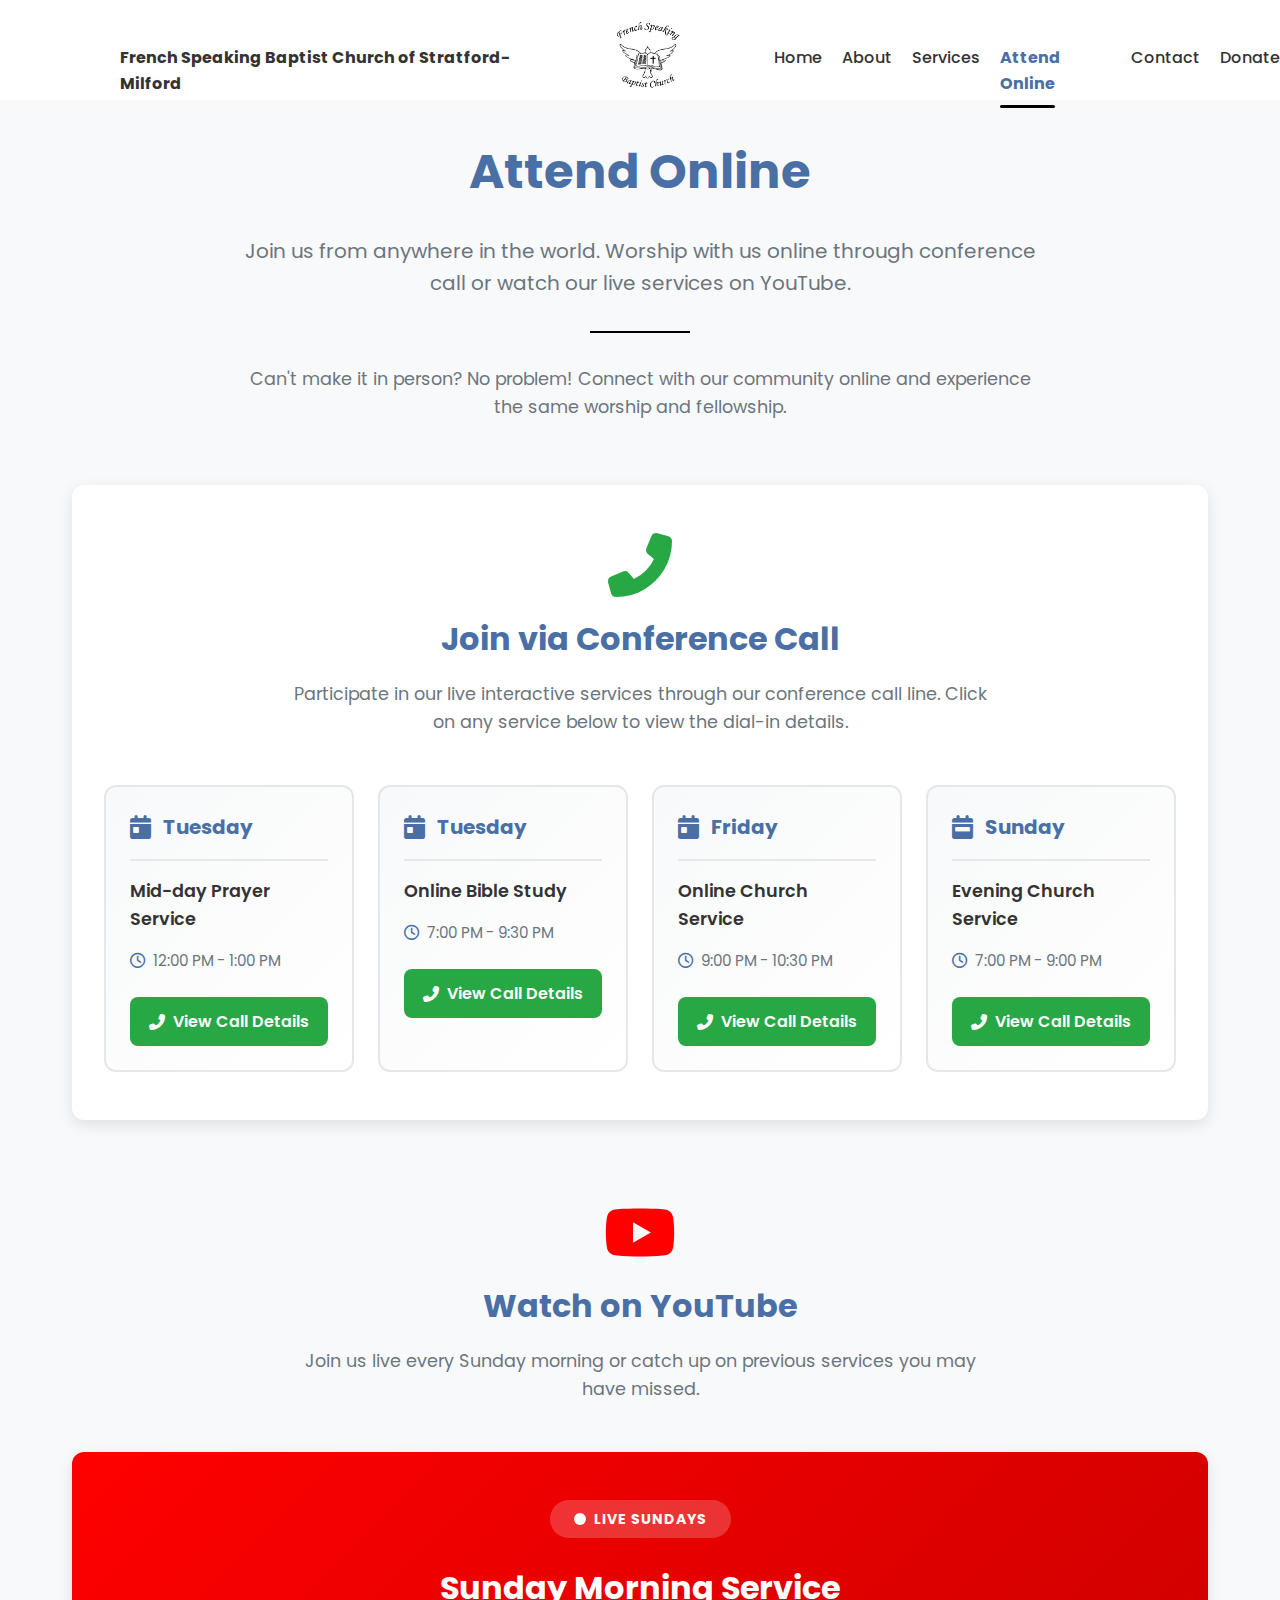
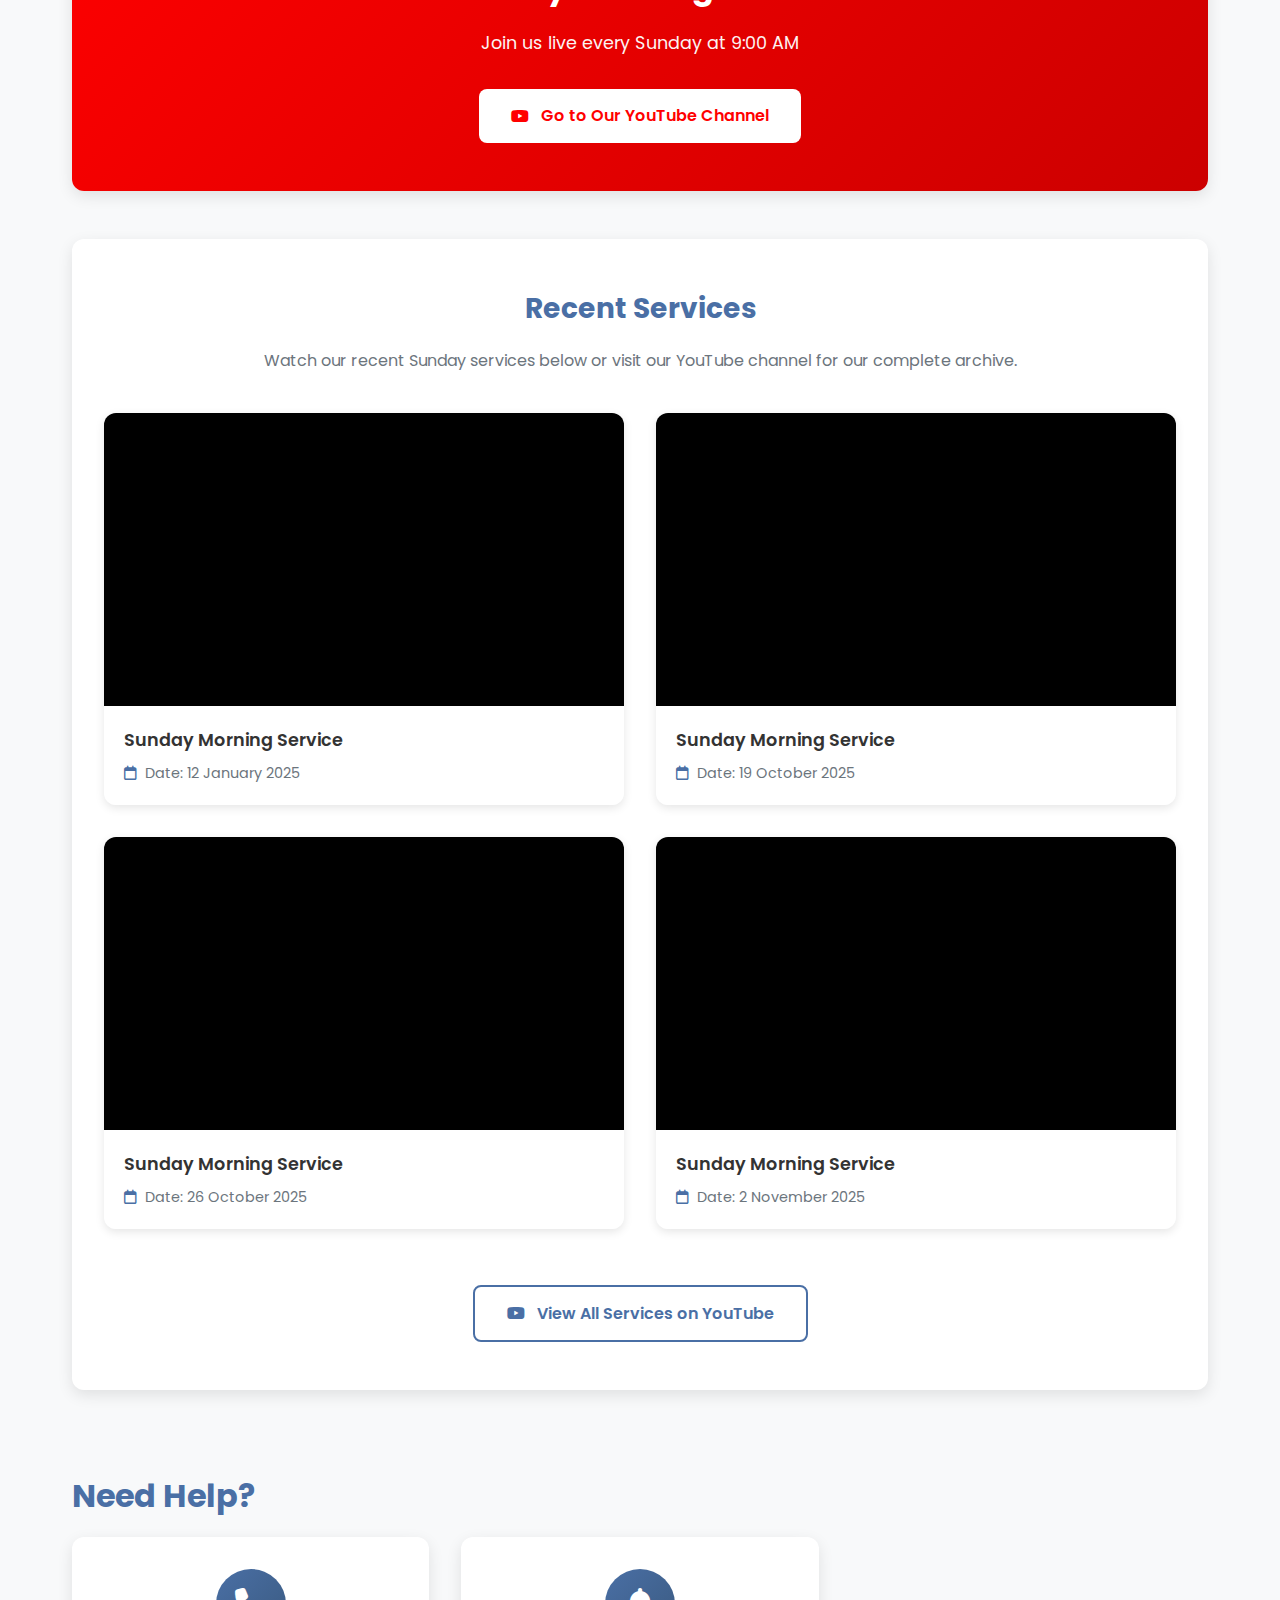
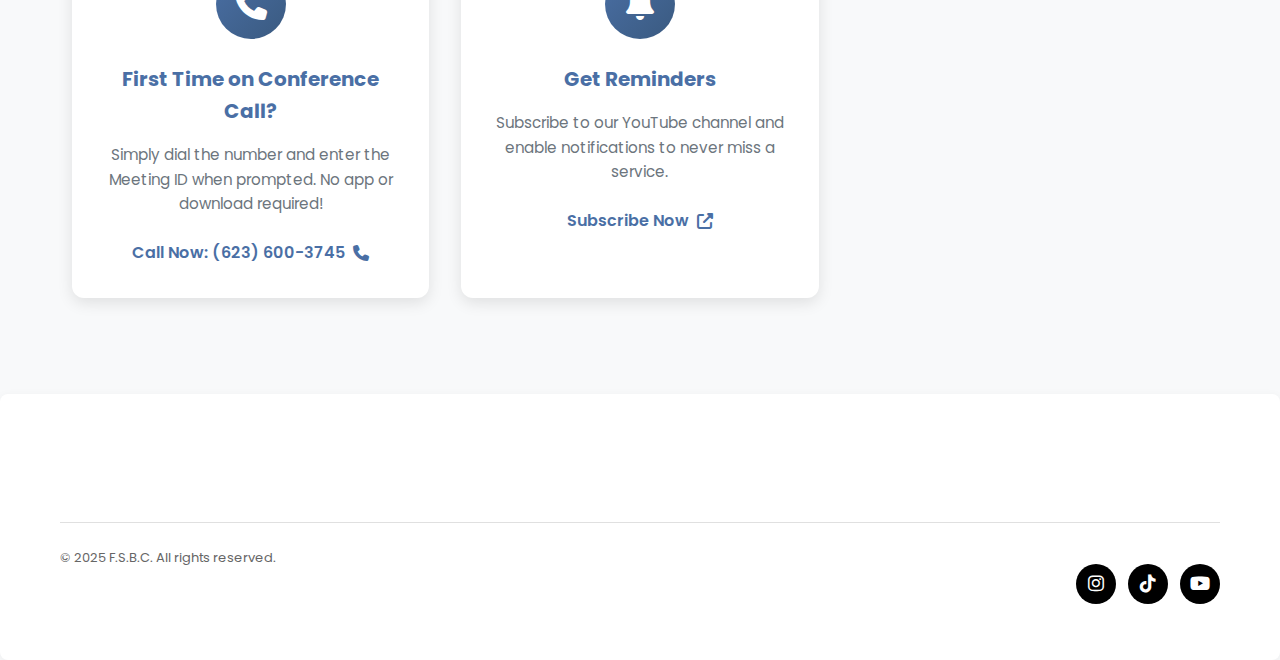
<file: attendOnline/attendOnline.html>
<!DOCTYPE html>
<html lang="en">
  <head>
    <meta charset="UTF-8" />
    <meta name="viewport" content="width=device-width, initial-scale=1.0" />
    <title>Attend Online</title>
    <link rel="stylesheet" href="./attendOnline.css" />
    <link
      href="https://unpkg.com/boxicons@2.1.4/css/boxicons.min.css"
      rel="stylesheet"
    />
    <link
      rel="stylesheet"
      href="https://cdnjs.cloudflare.com/ajax/libs/font-awesome/6.4.0/css/all.min.css"
    />
    <link rel="icon" type="image/x-icon" href="./../fsbcLogoRemovebg.png" />
  </head>

  <body>
    <custom-navbar></custom-navbar>
    <main class="main-content">
      <!-- Hero Section -->
      <section class="hero-section">
        <div class="heroContainer">
          <h1>Attend Online</h1>
          <p class="hero-description">
            Join us from anywhere in the world. Worship with us online through
            conference call or watch our live services on YouTube.
          </p>
          <div class="divider-line"></div>
          <p class="hero-subdescription">
            Can't make it in person? No problem! Connect with our community
            online and experience the same worship and fellowship.
          </p>
        </div>
      </section>

      <!-- Conference Call Services Section -->
      <section class="conference-section">
        <div class="section-header">
          <i class="fas fa-phone-alt conference-icon-large"></i>
          <h2 class="section-title">Join via Conference Call</h2>
          <p class="section-description">
            Participate in our live interactive services through our conference
            call line. Click on any service below to view the dial-in details.
          </p>
        </div>

        <div class="conference-services-grid">
          <!-- Tuesday Mid-day Prayer -->
          <div
            class="conference-card"
            onclick="openConferenceModal('tuesday-prayer')"
          >
            <div class="conference-card-header">
              <i class="fas fa-calendar-day"></i>
              <h3>Tuesday</h3>
            </div>
            <div class="conference-card-content">
              <h4>Mid-day Prayer Service</h4>
              <div class="conference-time">
                <i class="far fa-clock"></i>
                <span>12:00 PM - 1:00 PM</span>
              </div>
              <button class="conference-btn">
                <i class="fas fa-phone-alt"></i>
                View Call Details
              </button>
            </div>
          </div>

          <!-- Tuesday Bible Study -->
          <div
            class="conference-card"
            onclick="openConferenceModal('tuesday-study')"
          >
            <div class="conference-card-header">
              <i class="fas fa-calendar-day"></i>
              <h3>Tuesday</h3>
            </div>
            <div class="conference-card-content">
              <h4>Online Bible Study</h4>
              <div class="conference-time">
                <i class="far fa-clock"></i>
                <span>7:00 PM - 9:30 PM</span>
              </div>
              <button class="conference-btn">
                <i class="fas fa-phone-alt"></i>
                View Call Details
              </button>
            </div>
          </div>

          <!-- Friday Service -->
          <div
            class="conference-card"
            onclick="openConferenceModal('friday-service')"
          >
            <div class="conference-card-header">
              <i class="fas fa-calendar-day"></i>
              <h3>Friday</h3>
            </div>
            <div class="conference-card-content">
              <h4>Online Church Service</h4>
              <div class="conference-time">
                <i class="far fa-clock"></i>
                <span>9:00 PM - 10:30 PM</span>
              </div>
              <button class="conference-btn">
                <i class="fas fa-phone-alt"></i>
                View Call Details
              </button>
            </div>
          </div>

          <!-- Sunday Evening Service -->
          <div
            class="conference-card"
            onclick="openConferenceModal('sunday-evening')"
          >
            <div class="conference-card-header">
              <i class="fas fa-calendar-week"></i>
              <h3>Sunday</h3>
            </div>
            <div class="conference-card-content">
              <h4>Evening Church Service</h4>
              <div class="conference-time">
                <i class="far fa-clock"></i>
                <span>7:00 PM - 9:00 PM</span>
              </div>
              <button class="conference-btn">
                <i class="fas fa-phone-alt"></i>
                View Call Details
              </button>
            </div>
          </div>
        </div>
      </section>

      <!-- YouTube Live Section -->
      <section class="youtube-section">
        <div class="section-header">
          <i class="fab fa-youtube youtube-icon-large"></i>
          <h2 class="section-title">Watch on YouTube</h2>
          <p class="section-description">
            Join us live every Sunday morning or catch up on previous services
            you may have missed.
          </p>
        </div>

        <!-- Live Sunday Banner -->
        <div class="live-banner">
          <div class="live-banner-content">
            <div class="live-indicator">
              <span class="live-dot"></span>
              <span class="live-text">LIVE SUNDAYS</span>
            </div>
            <h3>Sunday Morning Service</h3>
            <p>Join us live every Sunday at 9:00 AM</p>
            <a
              href="https://www.youtube.com/@frenchspeakingbaptistchurc9812"
              target="_blank"
              class="youtube-btn primary"
            >
              <i class="fab fa-youtube"></i>
              Go to Our YouTube Channel
            </a>
          </div>
        </div>

        <!-- Recent Services -->
        <div class="recent-services">
          <h3 class="subsection-title">Recent Services</h3>
          <p class="subsection-description">
            Watch our recent Sunday services below or visit our YouTube channel
            for our complete archive.
          </p>

          <div class="videos-grid">
            <!-- Video 1 - Replace VIDEO_ID_1 with actual YouTube video ID -->
            <div class="video-card">
              <div class="video-wrapper">
                <iframe
                  src="https://www.youtube.com/embed/URD_diUZXFY?si=LOqPJwFPS4cKc9La"
                  title="Sunday Service 1"
                  frameborder="0"
                  allow="accelerometer; autoplay; clipboard-write; encrypted-media; gyroscope; picture-in-picture"
                  allowfullscreen
                ></iframe>
              </div>
              <div class="video-info">
                <h4>Sunday Morning Service</h4>
                <p class="video-date">
                  <i class="far fa-calendar"></i>
                  Date: 12 January 2025
                </p>
              </div>
            </div>

            <!-- Video 2 - Replace VIDEO_ID_2 with actual YouTube video ID -->
            <div class="video-card">
              <div class="video-wrapper">
                <iframe
                  src="https://www.youtube.com/embed/9PLj3OlFHHI?si=OfdWyja_qTnpynS9"
                  title="Sunday Service 2"
                  frameborder="0"
                  allow="accelerometer; autoplay; clipboard-write; encrypted-media; gyroscope; picture-in-picture"
                  allowfullscreen
                ></iframe>
              </div>
              <div class="video-info">
                <h4>Sunday Morning Service</h4>
                <p class="video-date">
                  <i class="far fa-calendar"></i>
                  Date: 19 October 2025
                </p>
              </div>
            </div>

            <!-- Video 3 - Replace VIDEO_ID_3 with actual YouTube video ID -->
            <div class="video-card">
              <div class="video-wrapper">
                <iframe
                  src="https://www.youtube.com/embed/Yd8mKa90ups?si=wx8fZL_4oMzvCj5m"
                  title="Sunday Service 3"
                  frameborder="0"
                  allow="accelerometer; autoplay; clipboard-write; encrypted-media; gyroscope; picture-in-picture"
                  allowfullscreen
                ></iframe>
              </div>
              <div class="video-info">
                <h4>Sunday Morning Service</h4>
                <p class="video-date">
                  <i class="far fa-calendar"></i>
                  Date: 26 October 2025
                </p>
              </div>
            </div>

            <!-- Video 4 - Replace VIDEO_ID_4 with actual YouTube video ID -->
            <div class="video-card">
              <div class="video-wrapper">
                <iframe
                  src="https://www.youtube.com/embed/7ptrDuShEOg?si=D0xbjT6p0vBioJcY"
                  title="Sunday Service 4"
                  frameborder="0"
                  allow="accelerometer; autoplay; clipboard-write; encrypted-media; gyroscope; picture-in-picture"
                  allowfullscreen
                ></iframe>
              </div>
              <div class="video-info">
                <h4>Sunday Morning Service</h4>
                <p class="video-date">
                  <i class="far fa-calendar"></i>
                  Date: 2 November 2025
                </p>
              </div>
            </div>
          </div>

          <div class="view-more">
            <a
              href="https://www.youtube.com/@frenchspeakingbaptistchurc9812"
              target="_blank"
              class="youtube-btn secondary"
            >
              <i class="fab fa-youtube"></i>
              View All Services on YouTube
            </a>
          </div>
        </div>
      </section>

      <!-- Help Section -->
      <section class="help-section">
        <h2 class="section-title">Need Help?</h2>
        <div class="help-grid">
          <div class="help-card">
            <div class="help-icon">
              <i class="fas fa-phone"></i>
            </div>
            <h3>First Time on Conference Call?</h3>
            <p>
              Simply dial the number and enter the Meeting ID when prompted. No
              app or download required!
            </p>
            <a href="tel:6236003745" class="help-link">
              Call Now: (623) 600-3745 <i class="fas fa-phone"></i>
            </a>
          </div>

          <!-- <div class="help-card">
            <div class="help-icon">
              <i class="fas fa-headset"></i>
            </div>
            <h3>Technical Support</h3>
            <p>
              Having trouble connecting? Our tech team is here to help you join
              the service.
            </p>
            <a href="./../contact/contact.html" class="help-link">
              Contact Support <i class="fas fa-arrow-right"></i>
            </a>
          </div> -->

          <div class="help-card">
            <div class="help-icon">
              <i class="fas fa-bell"></i>
            </div>
            <h3>Get Reminders</h3>
            <p>
              Subscribe to our YouTube channel and enable notifications to never
              miss a service.
            </p>
            <a
              href="https://www.youtube.com/@frenchspeakingbaptistchurc9812"
              target="_blank"
              class="help-link"
            >
              Subscribe Now <i class="fas fa-external-link-alt"></i>
            </a>
          </div>
        </div>
      </section>
    </main>

    <!-- Conference Call Modal -->
    <div id="conferenceModal" class="modal">
      <div class="modal-content">
        <span class="close" onclick="closeConferenceModal()">&times;</span>
        <div class="modal-header">
          <i class="fas fa-phone-alt"></i>
          <h2 id="modalTitle">Join Service via Conference Call</h2>
        </div>
        <div class="modal-body">
          <div class="modal-service-info">
            <h3 id="modalServiceName"></h3>
            <p id="modalServiceTime"></p>
          </div>

          <div class="conference-instructions">
            <h4><i class="fas fa-info-circle"></i> How to Join:</h4>
            <ol>
              <li>Dial the conference number</li>
              <li>When prompted, enter the Meeting ID</li>
              <li>You'll be connected to the service!</li>
            </ol>
          </div>

          <div class="conference-details-section">
            <label><i class="fas fa-phone"></i> Conference Number:</label>
            <div class="phone-container">
              <input
                type="tel"
                id="conferenceNumber"
                value="(623) 600-3745"
                readonly
              />
              <button onclick="copyNumber()" class="copy-btn">
                <i class="far fa-copy"></i>
                Copy
              </button>
            </div>
          </div>

          <div class="conference-details">
            <div class="detail-row">
              <label>Meeting ID:</label>
              <span id="meetingId">778691</span>
            </div>
          </div>

          <a id="joinCallBtn" href="tel:6236003745" class="join-call-btn">
            <i class="fas fa-phone-alt"></i>
            Call Now: (623) 600-3745
          </a>

          <p class="modal-note">
            <i class="fas fa-mobile-alt"></i>
            On mobile? Tap the button above to dial automatically. You'll still
            need to enter the Meeting ID: <strong>778691</strong>
          </p>
        </div>
      </div>
    </div>

    <custom-footer></custom-footer>
    <script src="./../components/footer.js"></script>

    <script src="./../components/header.js"></script>
    <script src="./attendOnline.js"></script>
  </body>
</html>
</file>
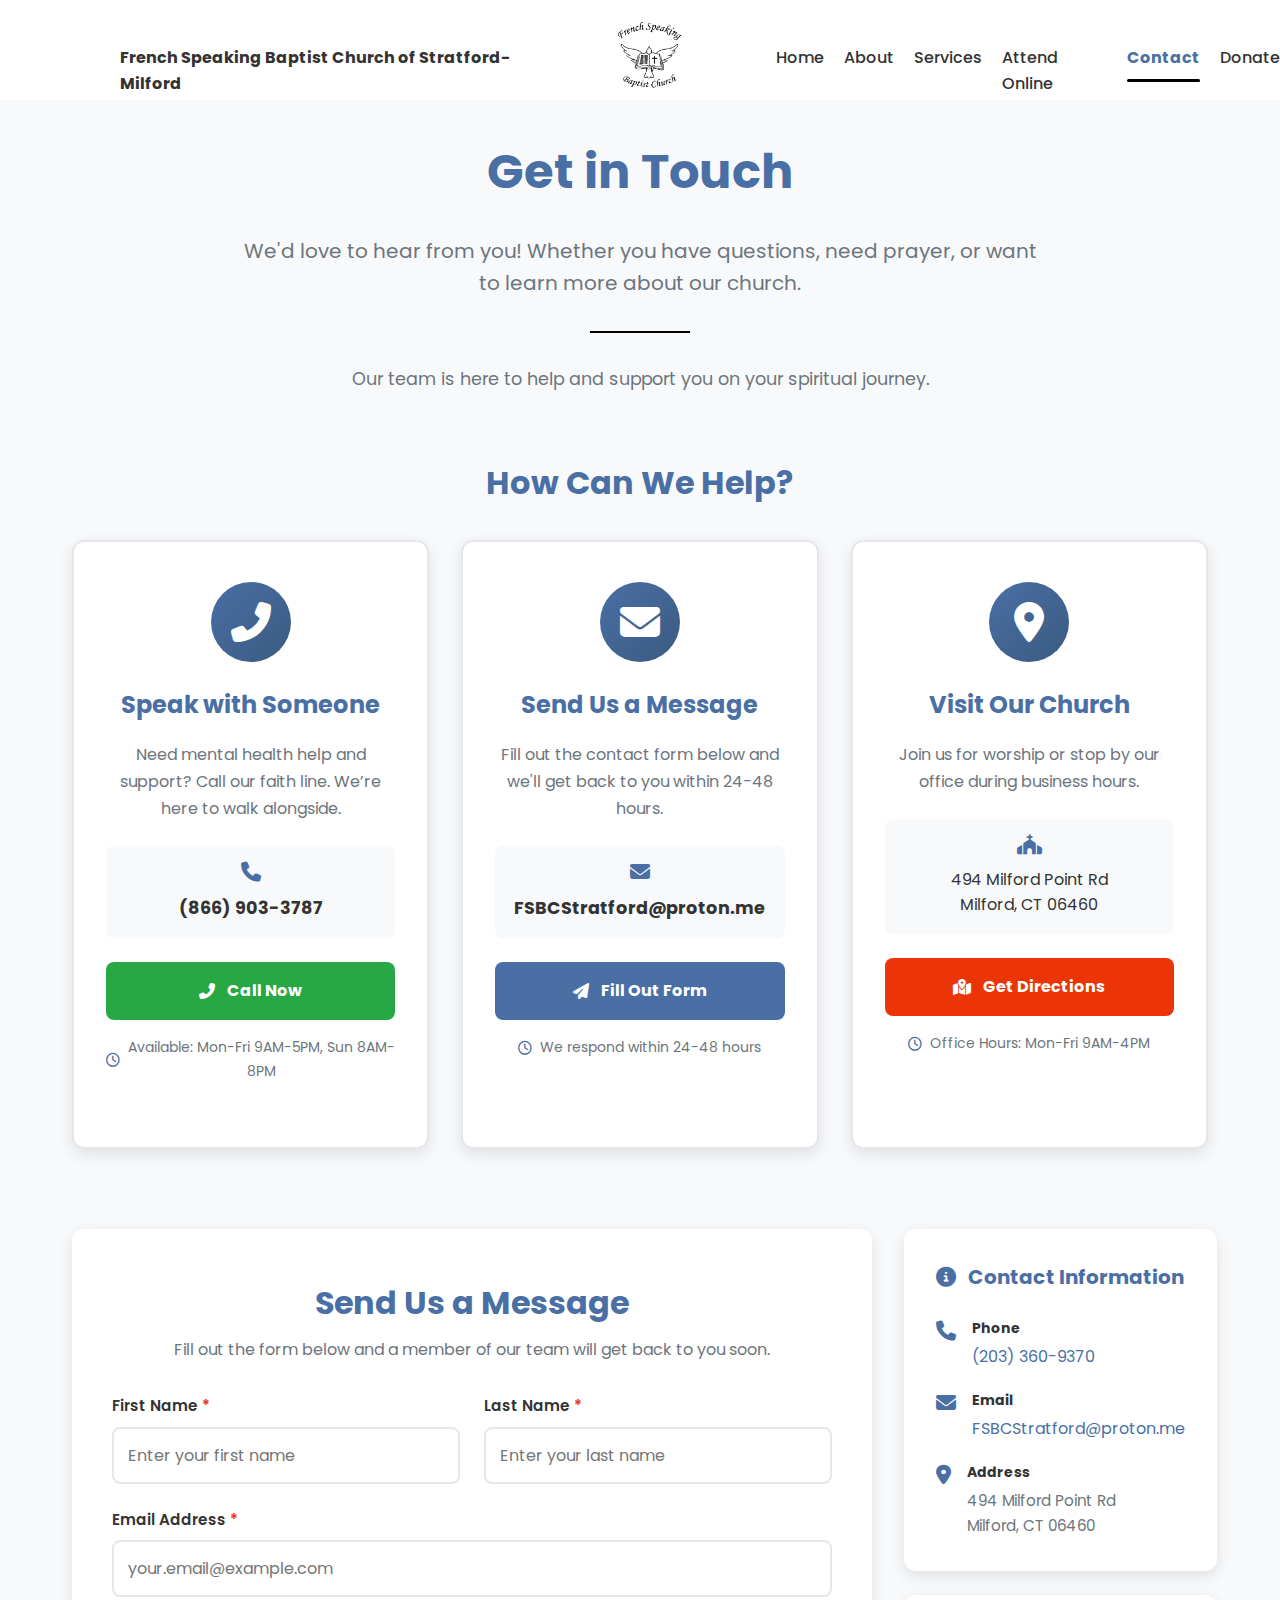
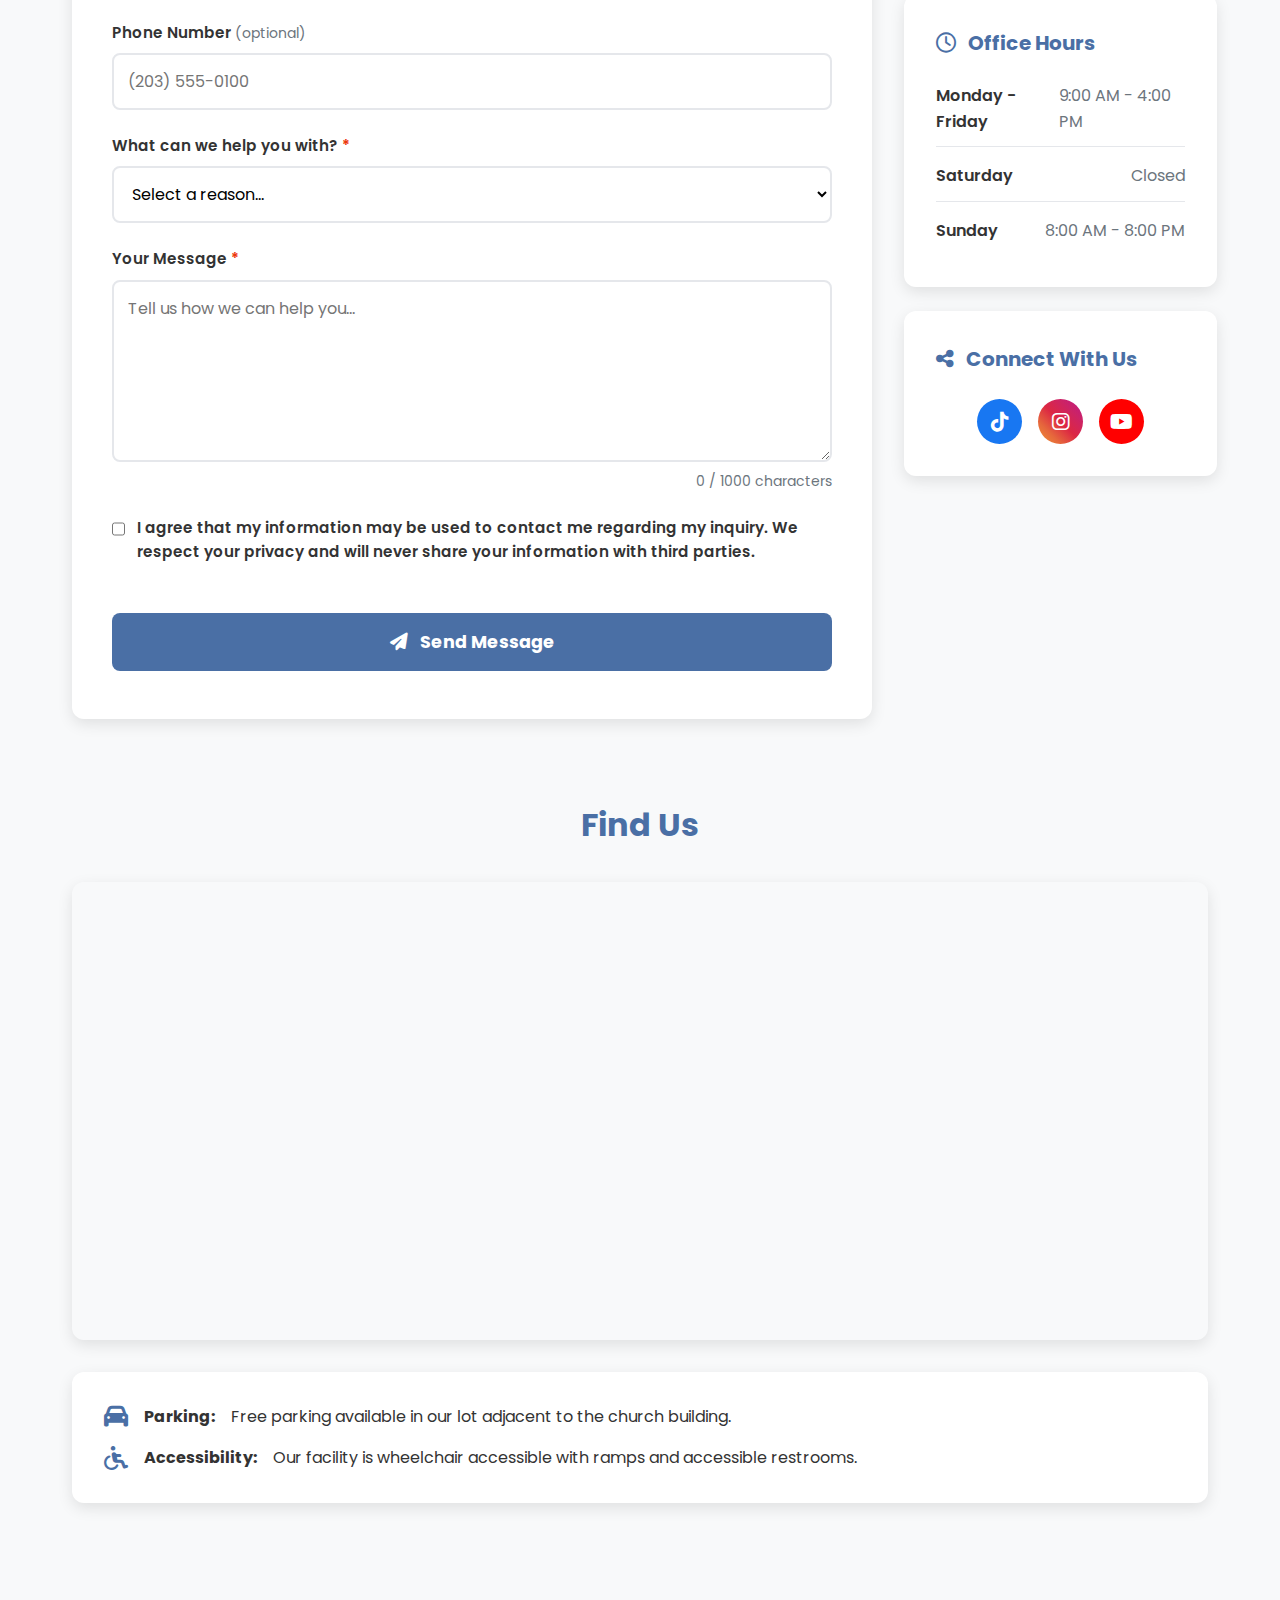
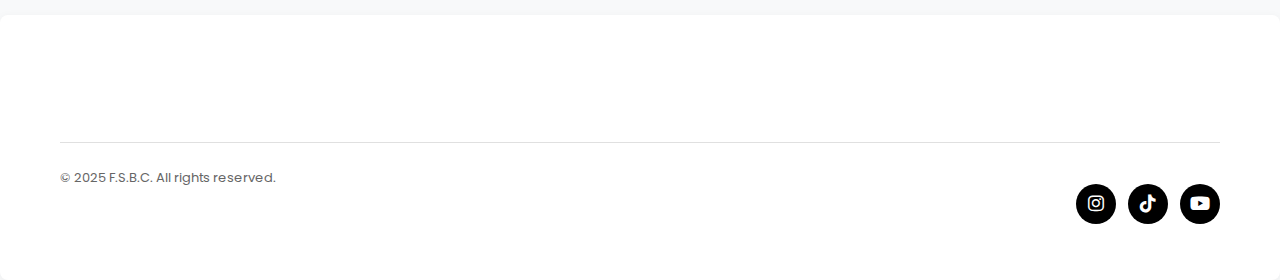
<file: contact/contact.html>
<!DOCTYPE html>
<html lang="en">
  <head>
    <meta charset="UTF-8" />
    <meta name="viewport" content="width=device-width, initial-scale=1.0" />
    <title>Contact Us</title>
    <link rel="stylesheet" href="./contact.css" />
    <link
      href="https://unpkg.com/boxicons@2.1.4/css/boxicons.min.css"
      rel="stylesheet"
    />
    <link
      rel="stylesheet"
      href="https://cdnjs.cloudflare.com/ajax/libs/font-awesome/6.4.0/css/all.min.css"
    />
    <link rel="icon" type="image/x-icon" href="./../fsbcLogoRemovebg.png" />
  </head>
  <body>
    <custom-navbar></custom-navbar>
    <main class="main-content">
      <!-- Hero Section -->
      <section class="hero-section">
        <div class="heroContainer">
          <h1>Get in Touch</h1>
          <p class="hero-description">
            We'd love to hear from you! Whether you have questions, need prayer,
            or want to learn more about our church.
          </p>
          <div class="divider-line"></div>
          <p class="hero-subdescription">
            Our team is here to help and support you on your spiritual journey.
          </p>
        </div>
      </section>

      <!-- Quick Contact Options -->
      <section class="quick-contact-section">
        <h2 class="section-title">How Can We Help?</h2>
        <div class="quick-contact-grid">
          <!-- Call Option -->
          <div class="quick-contact-card call-card">
            <div class="contact-icon">
              <i class="fas fa-phone-alt"></i>
            </div>
            <h3>Speak with Someone</h3>
            <p>
              Need mental health help and support? Call our faith line. We’re
              here to walk alongside.
            </p>
            <div class="phone-display">
              <i class="fas fa-phone"></i>
              <span class="phone-number">(866) 903-3787</span>
            </div>
            <a href="tel:+18669033787" class="contact-btn call-btn">
              <i class="fas fa-phone-alt"></i>
              Call Now
            </a>
            <p class="availability">
              <i class="far fa-clock"></i>
              Available: Mon-Fri 9AM-5PM, Sun 8AM-8PM
            </p>
          </div>

          <!-- Email Option -->
          <div class="quick-contact-card email-card">
            <div class="contact-icon">
              <i class="fas fa-envelope"></i>
            </div>
            <h3>Send Us a Message</h3>
            <p>
              Fill out the contact form below and we'll get back to you within
              24-48 hours.
            </p>
            <div class="email-display">
              <i class="fas fa-envelope"></i>
              <span class="email-address">FSBCStratford@proton.me</span>
            </div>
            <a href="#contact-form" class="contact-btn email-btn">
              <i class="fas fa-paper-plane"></i>
              Fill Out Form
            </a>
            <p class="availability">
              <i class="far fa-clock"></i>
              We respond within 24-48 hours
            </p>
          </div>

          <!-- Visit Option -->
          <div class="quick-contact-card visit-card">
            <div class="contact-icon">
              <i class="fas fa-map-marker-alt"></i>
            </div>
            <h3>Visit Our Church</h3>
            <p>
              Join us for worship or stop by our office during business hours.
            </p>
            <div class="address-display">
              <i class="fas fa-church"></i>
              <span class="address-text">
                494 Milford Point Rd<br />
                Milford, CT 06460
              </span>
            </div>
            <a href="#location-map" class="contact-btn visit-btn">
              <i class="fas fa-map-marked-alt"></i>
              Get Directions
            </a>
            <p class="availability">
              <i class="far fa-clock"></i>
              Office Hours: Mon-Fri 9AM-4PM
            </p>
          </div>
        </div>
      </section>

      <!-- Contact Form Section -->
      <section class="contact-form-section" id="contact-form">
        <div class="form-container">
          <div class="form-header">
            <h2>Send Us a Message</h2>
            <p>
              Fill out the form below and a member of our team will get back to
              you soon.
            </p>
          </div>

          <form
            action="https://formspree.io/f/xpwovnkl"
            method="POST"
            id="contactForm"
            class="contact-form"
          >
            <!-- Name Fields -->
            <div class="form-row">
              <div class="form-group">
                <label for="firstName">
                  First Name <span class="required">*</span>
                </label>
                <input
                  type="text"
                  id="firstName"
                  name="firstName"
                  required
                  placeholder="Enter your first name"
                />
              </div>

              <div class="form-group">
                <label for="lastName">
                  Last Name <span class="required">*</span>
                </label>
                <input
                  type="text"
                  id="lastName"
                  name="lastName"
                  required
                  placeholder="Enter your last name"
                />
              </div>
            </div>

            <!-- Email -->
            <div class="form-group">
              <label for="email">
                Email Address <span class="required">*</span>
              </label>
              <input
                type="email"
                id="email"
                name="email"
                required
                placeholder="your.email@example.com"
              />
            </div>

            <!-- Phone (Optional) -->
            <div class="form-group">
              <label for="phone">
                Phone Number <span class="optional">(optional)</span>
              </label>
              <input
                type="tel"
                id="phone"
                name="phone"
                placeholder="(203) 555-0100"
              />
            </div>

            <!-- Reason for Contact -->
            <div class="form-group">
              <label for="reason">
                What can we help you with? <span class="required">*</span>
              </label>
              <select id="reason" name="reason" required>
                <option value="">Select a reason...</option>
                <option value="prayer">Prayer Request</option>
                <option value="visit">I'd like to visit</option>
                <option value="membership">Membership Information</option>
                <option value="baptism">Baptism</option>
                <option value="counseling">Pastoral Counseling</option>
                <option value="events">Church Events</option>
                <option value="volunteer">Volunteer Opportunities</option>
                <option value="giving">Questions About Giving</option>
                <option value="other">Other</option>
              </select>
            </div>

            <!-- Message -->
            <div class="form-group">
              <label for="message">
                Your Message <span class="required">*</span>
              </label>
              <textarea
                id="message"
                name="message"
                rows="6"
                required
                placeholder="Tell us how we can help you..."
              ></textarea>
              <span class="char-count">
                <span id="charCount">0</span> / 1000 characters
              </span>
            </div>

            <!-- Privacy Notice -->
            <div class="form-group checkbox-group">
              <label class="checkbox-label">
                <input type="checkbox" id="privacy" name="privacy" required />
                <span>
                  I agree that my information may be used to contact me
                  regarding my inquiry. We respect your privacy and will never
                  share your information with third parties.
                </span>
              </label>
            </div>

            <!-- Submit Button -->
            <button type="submit" class="submit-btn">
              <i class="fas fa-paper-plane"></i>
              Send Message
            </button>

            <!-- Success/Error Messages -->
            <div id="formMessage" class="form-message"></div>
          </form>
        </div>

        <!-- Contact Info Sidebar -->
        <div class="contact-info-sidebar">
          <div class="info-card">
            <h3>
              <i class="fas fa-info-circle"></i>
              Contact Information
            </h3>
            <div class="info-items">
              <div class="info-item">
                <i class="fas fa-phone"></i>
                <div>
                  <strong>Phone</strong>
                  <a href="tel:+12035550100">(203) 360-9370</a>
                </div>
              </div>
              <div class="info-item">
                <i class="fas fa-envelope"></i>
                <div>
                  <strong>Email</strong>
                  <a href="mailto:fsbcst18@gmail.com"
                    >FSBCStratford@proton.me</a
                  >
                </div>
              </div>
              <div class="info-item">
                <i class="fas fa-map-marker-alt"></i>
                <div>
                  <strong>Address</strong>
                  <span>
                    494 Milford Point Rd<br />
                    Milford, CT 06460
                  </span>
                </div>
              </div>
            </div>
          </div>

          <div class="info-card">
            <h3>
              <i class="far fa-clock"></i>
              Office Hours
            </h3>
            <div class="hours-list">
              <div class="hours-item">
                <span class="day">Monday - Friday</span>
                <span class="time">9:00 AM - 4:00 PM</span>
              </div>
              <div class="hours-item">
                <span class="day">Saturday</span>
                <span class="time">Closed</span>
              </div>
              <div class="hours-item">
                <span class="day">Sunday</span>
                <span class="time">8:00 AM - 8:00 PM</span>
              </div>
            </div>
          </div>

          <div class="info-card social-card">
            <h3>
              <i class="fas fa-share-alt"></i>
              Connect With Us
            </h3>
            <div class="social-links">
              <a
                href="https://www.tiktok.com/@fsbcstratford?_r=1&_t=ZP-916pr74N7lu"
                class="social-link facebook"
                title="TikTok"
              >
                <i class="fab fa-tiktok"></i>
              </a>
              <a
                href="https://www.instagram.com/fsbcofstratford?utm_source=ig_web_button_share_sheet&igsh=ZDNlZDc0MzIxNw=="
                class="social-link instagram"
                title="Instagram"
              >
                <i class="fab fa-instagram"></i>
              </a>
              <a
                href="https://www.youtube.com/@frenchspeakingbaptistchurc9812"
                class="social-link youtube"
                title="YouTube"
              >
                <i class="fab fa-youtube"></i>
              </a>
            </div>
          </div>
        </div>
      </section>

      <!-- Emergency Contact Section -->
      <!-- <section class="emergency-section">
        <div class="emergency-content">
          <i class="fas fa-exclamation-circle"></i>
          <h2>Need Immediate Prayer or Support?</h2>
          <p>
            If you're facing an urgent situation and need prayer or spiritual
            support right now, please don't hesitate to call our faith line. A
            caring member of our pastoral team is ready to listen and pray with
            you.
          </p>
          <a href="tel:+12035550100" class="emergency-btn">
            <i class="fas fa-phone-volume"></i>
            Call Our Faith Line: (203) 555-0100
          </a>
          <p class="emergency-note">
            For life-threatening emergencies, please call 911 or go to your
            nearest emergency room.
          </p>
        </div>
      </section> -->

      <!-- Location Map Section -->
      <section class="map-section" id="location-map">
        <h2 class="section-title">Find Us</h2>
        <div class="map-container">
          <!-- Replace with your actual Google Maps embed code -->
          <iframe
            src="https://www.google.com/maps/embed?pb=!1m18!1m12!1m3!1d3002.394895477898!2d-73.09880612327954!3d41.191363471325474!2m3!1f0!2f0!3f0!3m2!1i1024!2i768!4f13.1!3m3!1m2!1s0x89e80cc926a1c491%3A0x9eabf7113d26d228!2s494%20Milford%20Point%20Rd%2C%20Milford%2C%20CT%2006460%2C%20USA!5e0!3m2!1sen!2snl!4v1762148272163!5m2!1sen!2snl"
            width="100%"
            height="450"
            style="border: 0"
            allowfullscreen="allowfullscreen"
            loading="lazy"
            referrerpolicy="no-referrer-when-downgrade"
            title="Church Location Map"
          ></iframe>
        </div>
        <div class="map-info">
          <p>
            <i class="fas fa-car"></i>
            <strong>Parking:</strong> Free parking available in our lot adjacent
            to the church building.
          </p>
          <p>
            <i class="fas fa-wheelchair"></i>
            <strong>Accessibility:</strong> Our facility is wheelchair
            accessible with ramps and accessible restrooms.
          </p>
        </div>
      </section>
    </main>
    <custom-footer></custom-footer>
    <script src="./../components/footer.js"></script>

    <script src="./../components/header.js"></script>
    <script src="./contact.js"></script>
  </body>
</html>
</file>
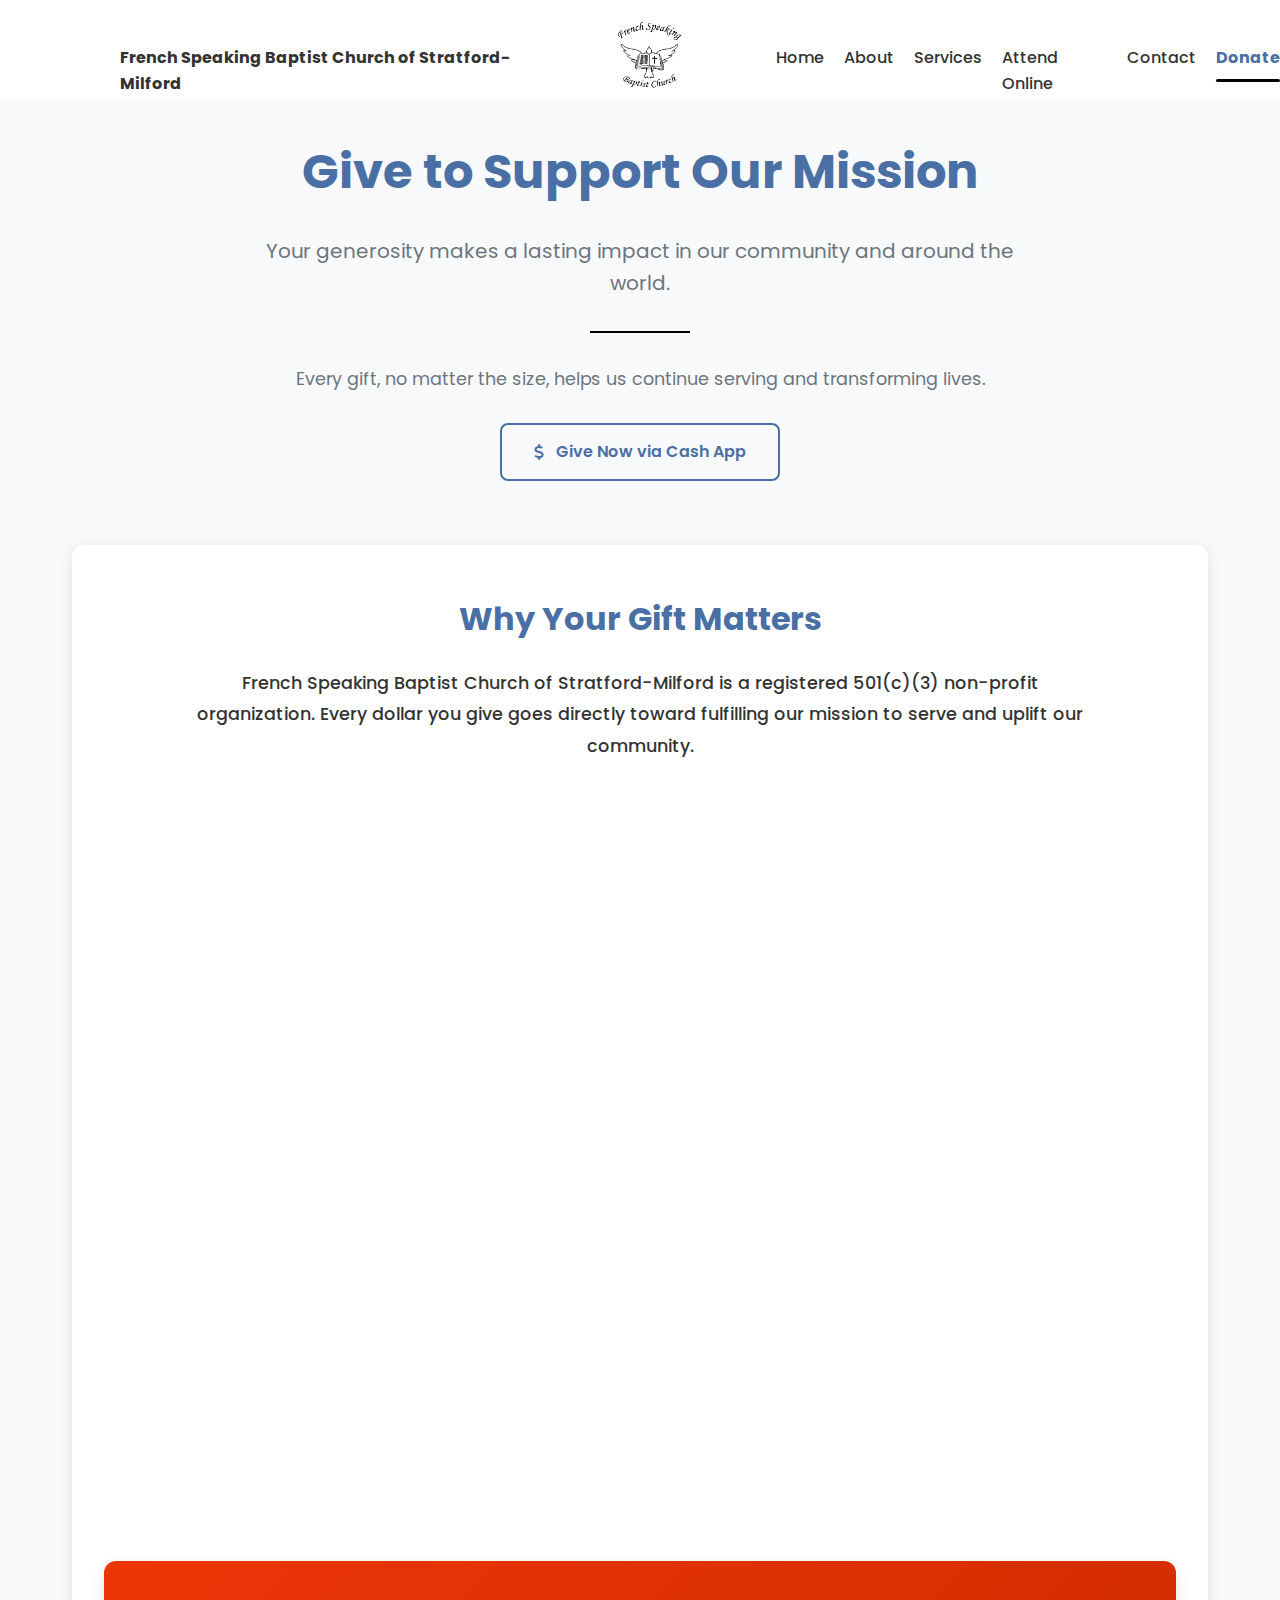
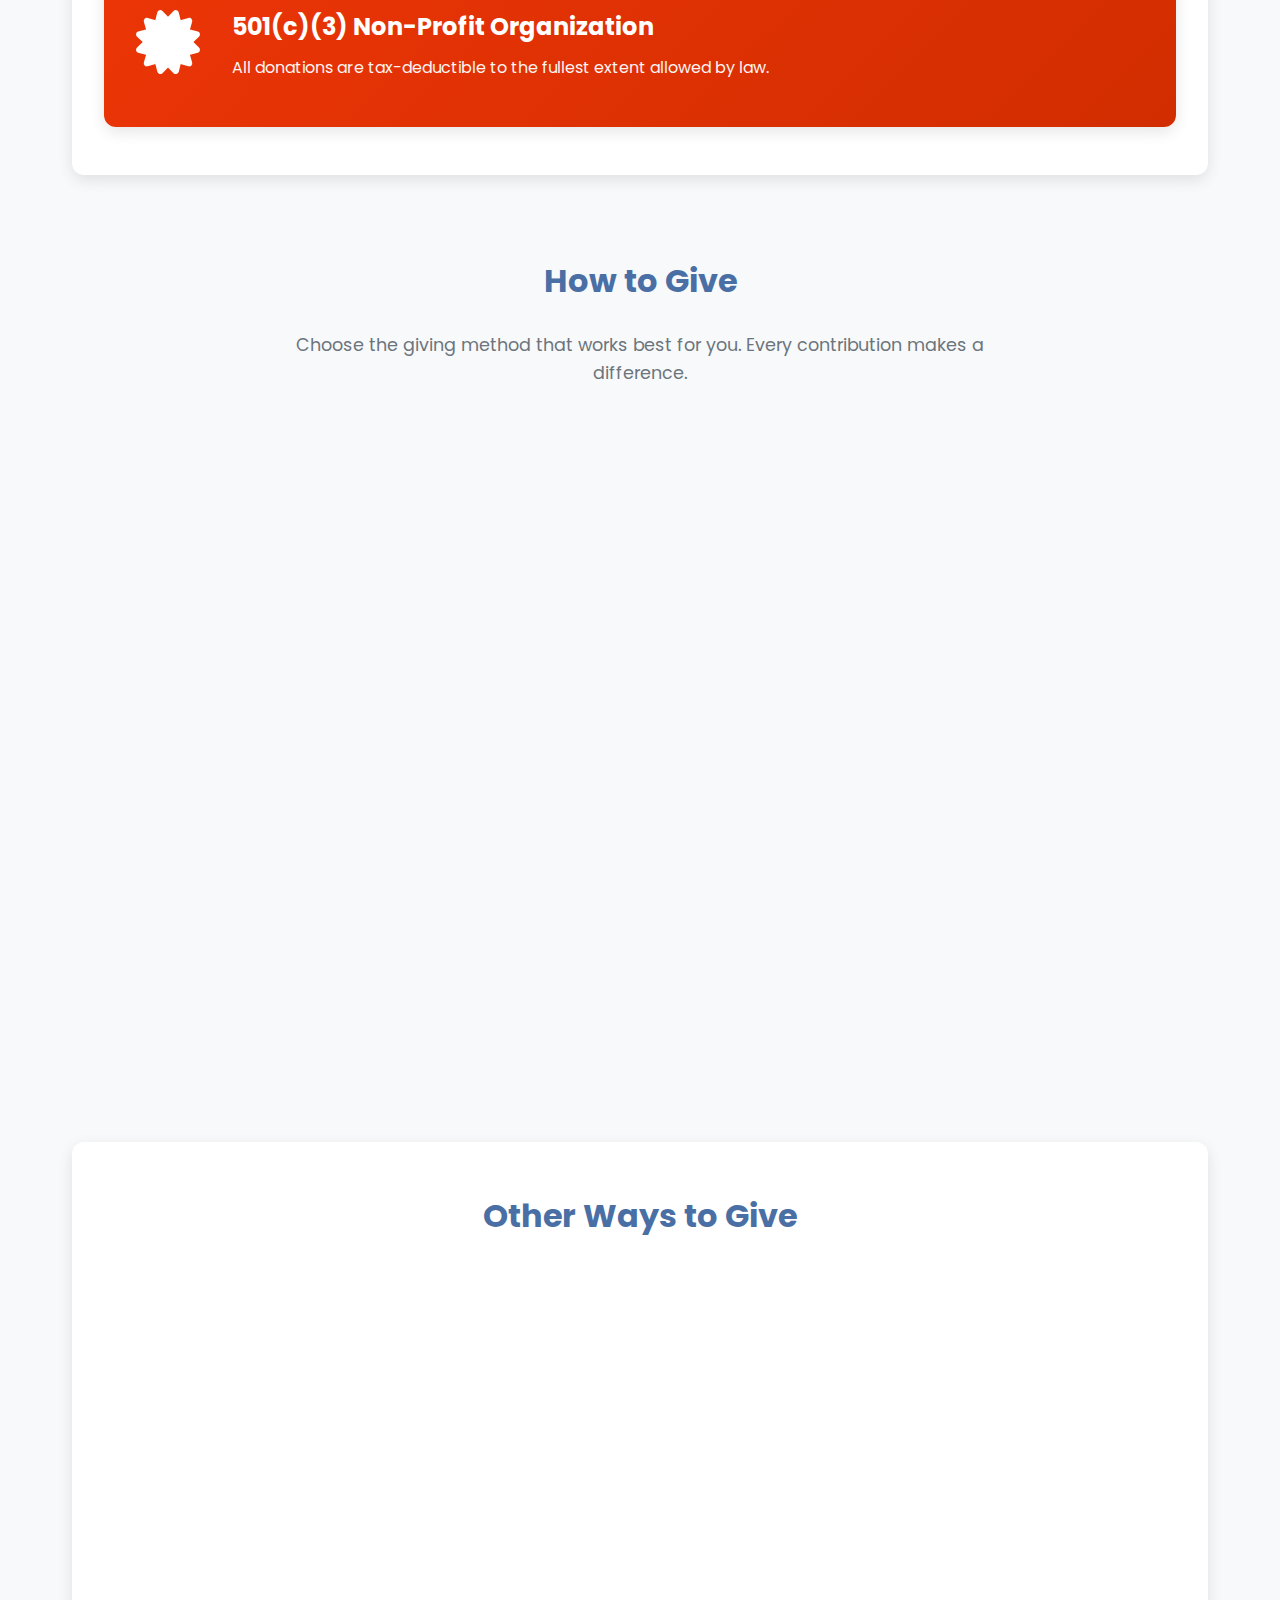
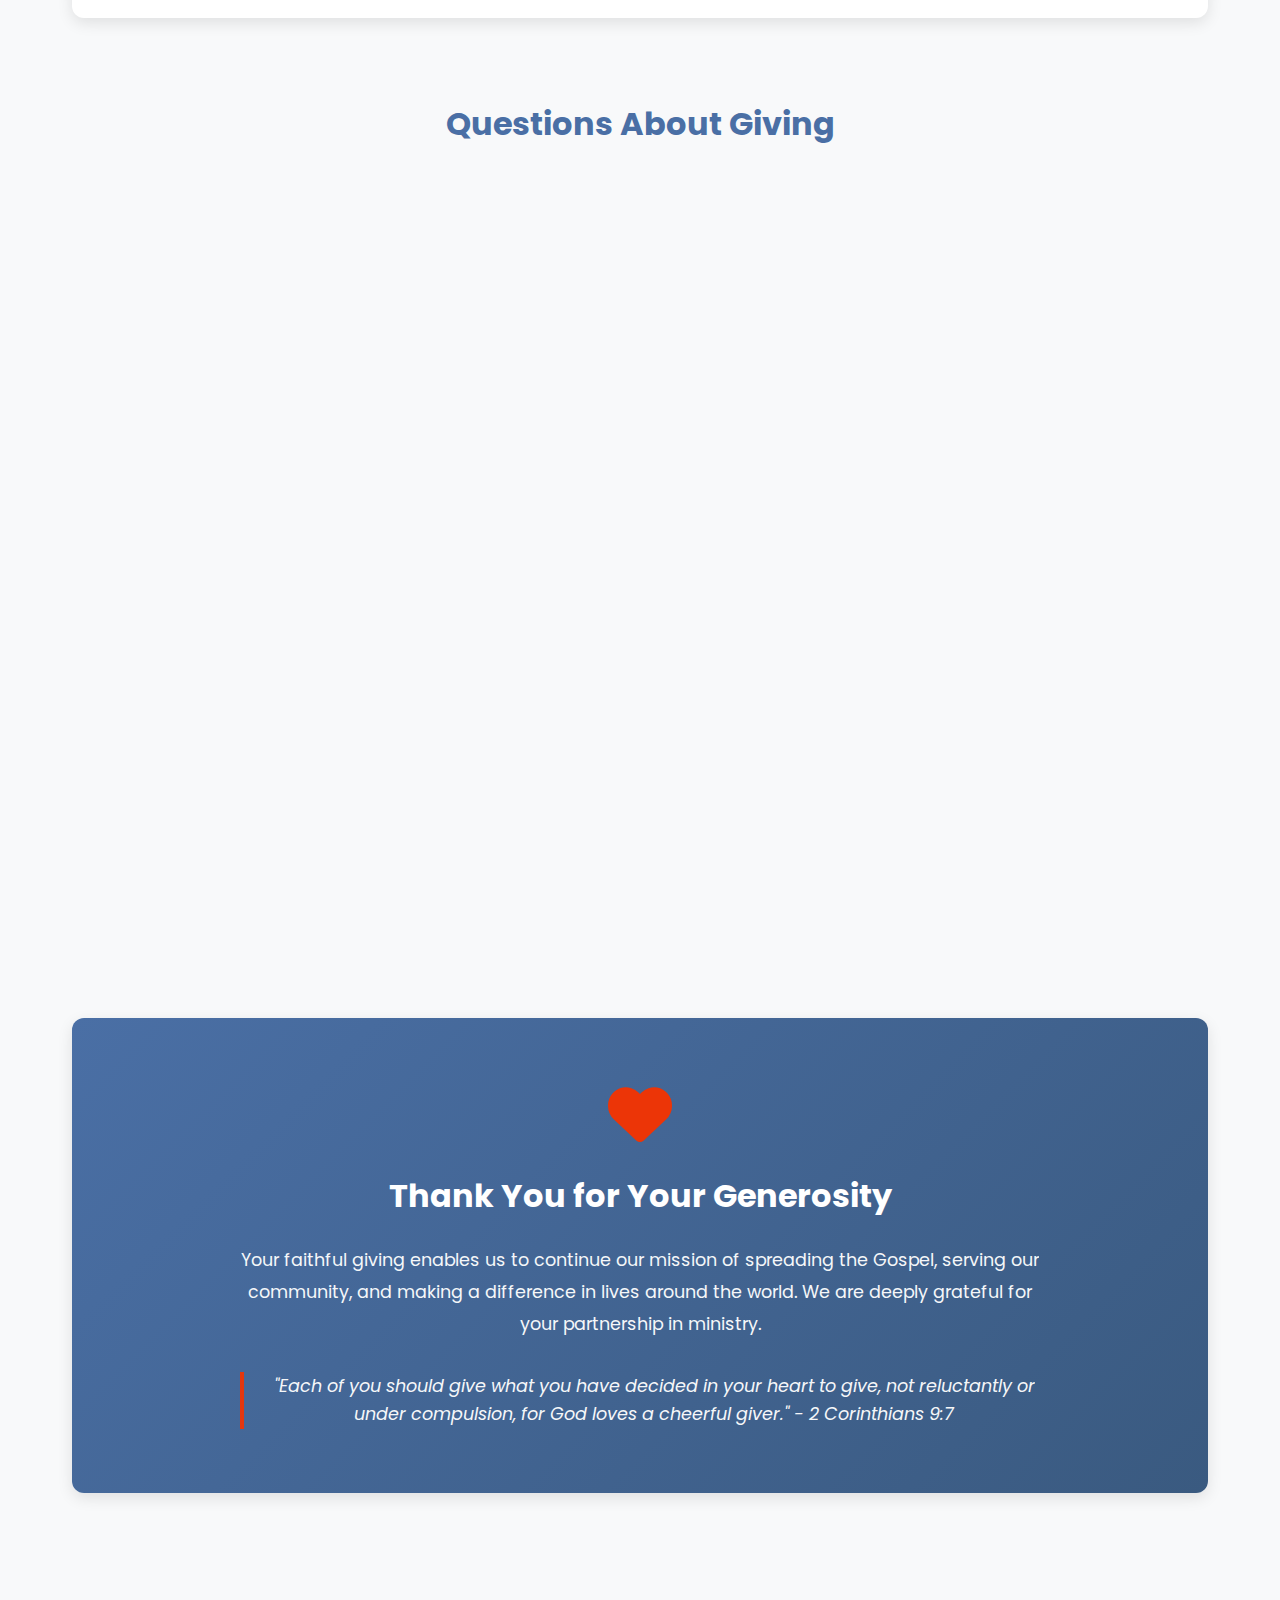
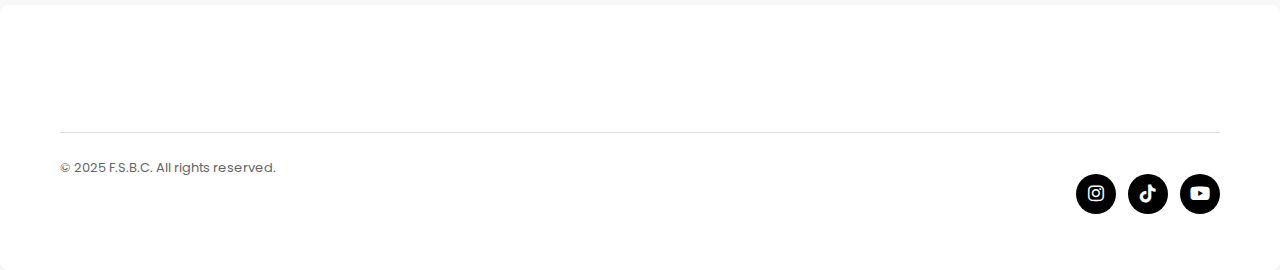
<file: donate/donate.html>
<!DOCTYPE html>
<html lang="en">
  <head>
    <meta charset="UTF-8" />
    <meta name="viewport" content="width=device-width, initial-scale=1.0" />
    <title>Give | Support Our Ministry</title>
    <link rel="stylesheet" href="./donate.css" />
    <link
      href="https://unpkg.com/boxicons@2.1.4/css/boxicons.min.css"
      rel="stylesheet"
    />
    <link
      rel="stylesheet"
      href="https://cdnjs.cloudflare.com/ajax/libs/font-awesome/6.4.0/css/all.min.css"
    />
    <link rel="icon" type="image/x-icon" href="./../fsbcLogoRemovebg.png" />
  </head>
  <body>
    <custom-navbar></custom-navbar>
    <main class="main-content">
      <!-- Hero Section -->
      <section class="hero-section">
        <div class="heroContainer">
          <h1>Give to Support Our Mission</h1>
          <p class="hero-description">
            Your generosity makes a lasting impact in our community and around
            the world.
          </p>
          <div class="divider-line"></div>
          <p class="hero-subdescription">
            Every gift, no matter the size, helps us continue serving and
            transforming lives.
          </p>
          <a
            href="https://cash.app/$FSBCOFSTRATFORD"
            target="_blank"
            class="youtube-btn secondary"
          >
            <i class="fas fa-dollar-sign"></i>
            Give Now via Cash App
          </a>
        </div>
      </section>

      <!-- Why Give Section -->
      <section class="why-give-section">
        <h2 class="section-title">Why Your Gift Matters</h2>
        <p class="section-intro">
          French Speaking Baptist Church of Stratford-Milford is a registered
          501(c)(3) non-profit organization. Every dollar you give goes directly
          toward fulfilling our mission to serve and uplift our community.
        </p>

        <div class="impact-grid">
          <!-- Community Outreach -->
          <div class="impact-card">
            <div class="impact-icon">
              <i class="fas fa-hands-helping"></i>
            </div>
            <h3>Community Outreach</h3>
            <p>
              Your contributions support vital programs that serve our neighbors
              in need. From food drives to community events, we actively work to
              make a positive difference in Stratford-Milford and beyond.
            </p>
          </div>

          <!-- Elder Care -->
          <div class="impact-card">
            <div class="impact-icon">
              <i class="fas fa-heart"></i>
            </div>
            <h3>Caring for the Elderly</h3>
            <p>
              We provide support, companionship, and assistance to our senior
              members. Your gifts help us ensure that our elders receive the
              care, respect, and dignity they deserve.
            </p>
          </div>

          <!-- Support the Sick -->
          <div class="impact-card">
            <div class="impact-icon">
              <i class="fas fa-hospital"></i>
            </div>
            <h3>Supporting the Sick</h3>
            <p>
              When illness strikes, we stand by our members with practical help,
              prayer support, and compassion. Your generosity enables us to
              provide care during life's most challenging moments.
            </p>
          </div>

          <!-- Missions -->
          <div class="impact-card">
            <div class="impact-icon">
              <i class="fas fa-globe-americas"></i>
            </div>
            <h3>Global Missions</h3>
            <p>
              Your partnership extends our reach beyond our local community to
              support missions around the world. Together, we're sharing hope
              and making an eternal impact in communities near and far.
            </p>
          </div>
        </div>

        <div class="nonprofit-badge">
          <div class="badge-icon">
            <i class="fas fa-certificate"></i>
          </div>
          <div class="badge-content">
            <h4>501(c)(3) Non-Profit Organization</h4>
            <p>
              All donations are tax-deductible to the fullest extent allowed by
              law.
            </p>
          </div>
        </div>
      </section>

      <!-- Giving Options Section -->
      <section class="giving-section">
        <h2 class="section-title">How to Give</h2>
        <p class="section-description">
          Choose the giving method that works best for you. Every contribution
          makes a difference.
        </p>

        <div class="giving-options">
          <!-- CashApp - Primary -->
          <div class="giving-card cashapp-featured">
            <div class="featured-tag">
              <i class="fas fa-star"></i>
              <span>Quick & Easy</span>
            </div>
            <div class="giving-icon cashapp-icon">
              <i class="fas fa-dollar-sign"></i>
            </div>
            <h3>Give via Cash App</h3>
            <p>
              The fastest way to give! Send your donation instantly through Cash
              App.
            </p>
            <div class="cashapp-details">
              <div class="cashtag-display">
                <span class="cashtag-label">Our Cash App:</span>
                <div class="cashtag-value">
                  <i class="fas fa-dollar-sign cashtag-icon"></i>
                  <span id="cashtagText">FSBCOFSTRATFORD</span>
                  <button
                    onclick="copyCashtag(event)"
                    class="copy-tag-btn"
                    title="Copy to clipboard"
                  >
                    <i class="far fa-copy"></i>
                  </button>
                </div>
              </div>
            </div>
            <a
              href="https://cash.app/$FSBCOFSTRATFORD"
              target="_blank"
              class="give-btn cashapp-btn"
            >
              <i class="fas fa-dollar-sign"></i>
              Give Now via Cash App
            </a>
            <p class="giving-note">
              <i class="fas fa-info-circle"></i>
              Opens Cash App or cash.app in your browser
            </p>
          </div>

          <!-- In-Person -->
          <div class="giving-card">
            <div class="giving-icon">
              <i class="fas fa-church"></i>
            </div>
            <h3>Give In-Person</h3>
            <p>
              Join us at any of our services and give through our offering
              during worship.
            </p>
            <div class="service-times">
              <div class="time-item">
                <i class="fas fa-calendar-day"></i>
                <span>Sunday Morning Service: 9:00 AM</span>
              </div>
              <div class="time-item">
                <i class="fas fa-calendar-day"></i>
                <span>Sunday Evening Service: 7:00 PM</span>
              </div>
            </div>
            <a
              href="./../services/services.html"
              class="give-btn secondary-btn"
            >
              <i class="fas fa-calendar-alt"></i>
              View All Services
            </a>
          </div>

          <!-- By Mail -->
          <div class="giving-card">
            <div class="giving-icon">
              <i class="fas fa-envelope"></i>
            </div>
            <h3>Give by Mail</h3>
            <p>
              Mail your check or money order to our church office. Make checks
              payable to FSBC of Stratford-Milford.
            </p>
            <div class="mailing-address">
              <i class="fas fa-map-marker-alt"></i>
              <div>
                <strong>French Speaking Baptist Church</strong><br />
                494 Milford Point Rd<br />
                Milford, CT 06460
              </div>
            </div>
            <button onclick="copyAddress(event)" class="give-btn secondary-btn">
              <i class="far fa-copy"></i>
              Copy Address
            </button>
          </div>
        </div>
      </section>

      <!-- Ways to Give Section -->
      <section class="ways-section">
        <h2 class="section-title">Other Ways to Give</h2>
        <div class="ways-grid">
          <div class="way-card">
            <i class="fas fa-redo-alt"></i>
            <h4>Recurring Giving</h4>
            <p>
              Set up automatic weekly or monthly donations through Cash App for
              consistent support.
            </p>
          </div>
          <div class="way-card">
            <i class="fas fa-gift"></i>
            <h4>Special Offerings</h4>
            <p>
              Contribute to specific missions, projects, or ministry needs
              throughout the year.
            </p>
          </div>
          <div class="way-card">
            <i class="fas fa-hand-holding-heart"></i>
            <h4>Memorial Gifts</h4>
            <p>
              Honor a loved one with a memorial donation that celebrates their
              legacy.
            </p>
          </div>
          <div class="way-card">
            <i class="fas fa-users"></i>
            <h4>In-Kind Donations</h4>
            <p>
              Donate goods, services, or time to support our ministry efforts.
            </p>
          </div>
        </div>
      </section>

      <!-- FAQ Section -->
      <section class="faq-section">
        <h2 class="section-title">Questions About Giving</h2>
        <div class="faq-container">
          <div class="faq-item">
            <div class="faq-question">
              <i class="fas fa-question-circle"></i>
              <h4>Is my donation tax-deductible?</h4>
            </div>
            <p class="faq-answer">
              Yes! As a 501(c)(3) non-profit organization, all donations to FSBC
              of Stratford-Milford are tax-deductible to the fullest extent
              allowed by law. We'll provide documentation for your records.
            </p>
          </div>

          <div class="faq-item">
            <div class="faq-question">
              <i class="fas fa-question-circle"></i>
              <h4>How secure is giving through Cash App?</h4>
            </div>
            <p class="faq-answer">
              Cash App uses bank-level encryption and security measures to
              protect your financial information. Your transaction goes directly
              to our church's official Cash App account managed by our
              treasurer.
            </p>
          </div>

          <div class="faq-item">
            <div class="faq-question">
              <i class="fas fa-question-circle"></i>
              <h4>Can I designate my gift for a specific purpose?</h4>
            </div>
            <p class="faq-answer">
              Absolutely! When giving through Cash App, include a note
              specifying how you'd like your gift to be used (e.g., "Missions,"
              "Youth Ministry," "Building Fund"). For other giving methods,
              please contact our office.
            </p>
          </div>

          <div class="faq-item">
            <div class="faq-question">
              <i class="fas fa-question-circle"></i>
              <h4>What if I need a donation receipt?</h4>
            </div>
            <p class="faq-answer">
              We provide annual giving statements for tax purposes. For
              immediate receipts or questions about your donation, please
              contact our church office or treasurer.
            </p>
          </div>
        </div>
      </section>

      <!-- Thank You Section -->
      <section class="thank-you-section">
        <div class="thank-you-content">
          <i class="fas fa-heart"></i>
          <h2>Thank You for Your Generosity</h2>
          <p>
            Your faithful giving enables us to continue our mission of spreading
            the Gospel, serving our community, and making a difference in lives
            around the world. We are deeply grateful for your partnership in
            ministry.
          </p>
          <blockquote>
            "Each of you should give what you have decided in your heart to
            give, not reluctantly or under compulsion, for God loves a cheerful
            giver." - 2 Corinthians 9:7
          </blockquote>
        </div>
      </section>
    </main>
    <custom-footer></custom-footer>
    <script src="./../components/footer.js"></script>
    <script src="./../components/header.js"></script>
    <script src="./donate.js"></script>
  </body>
</html>
</file>
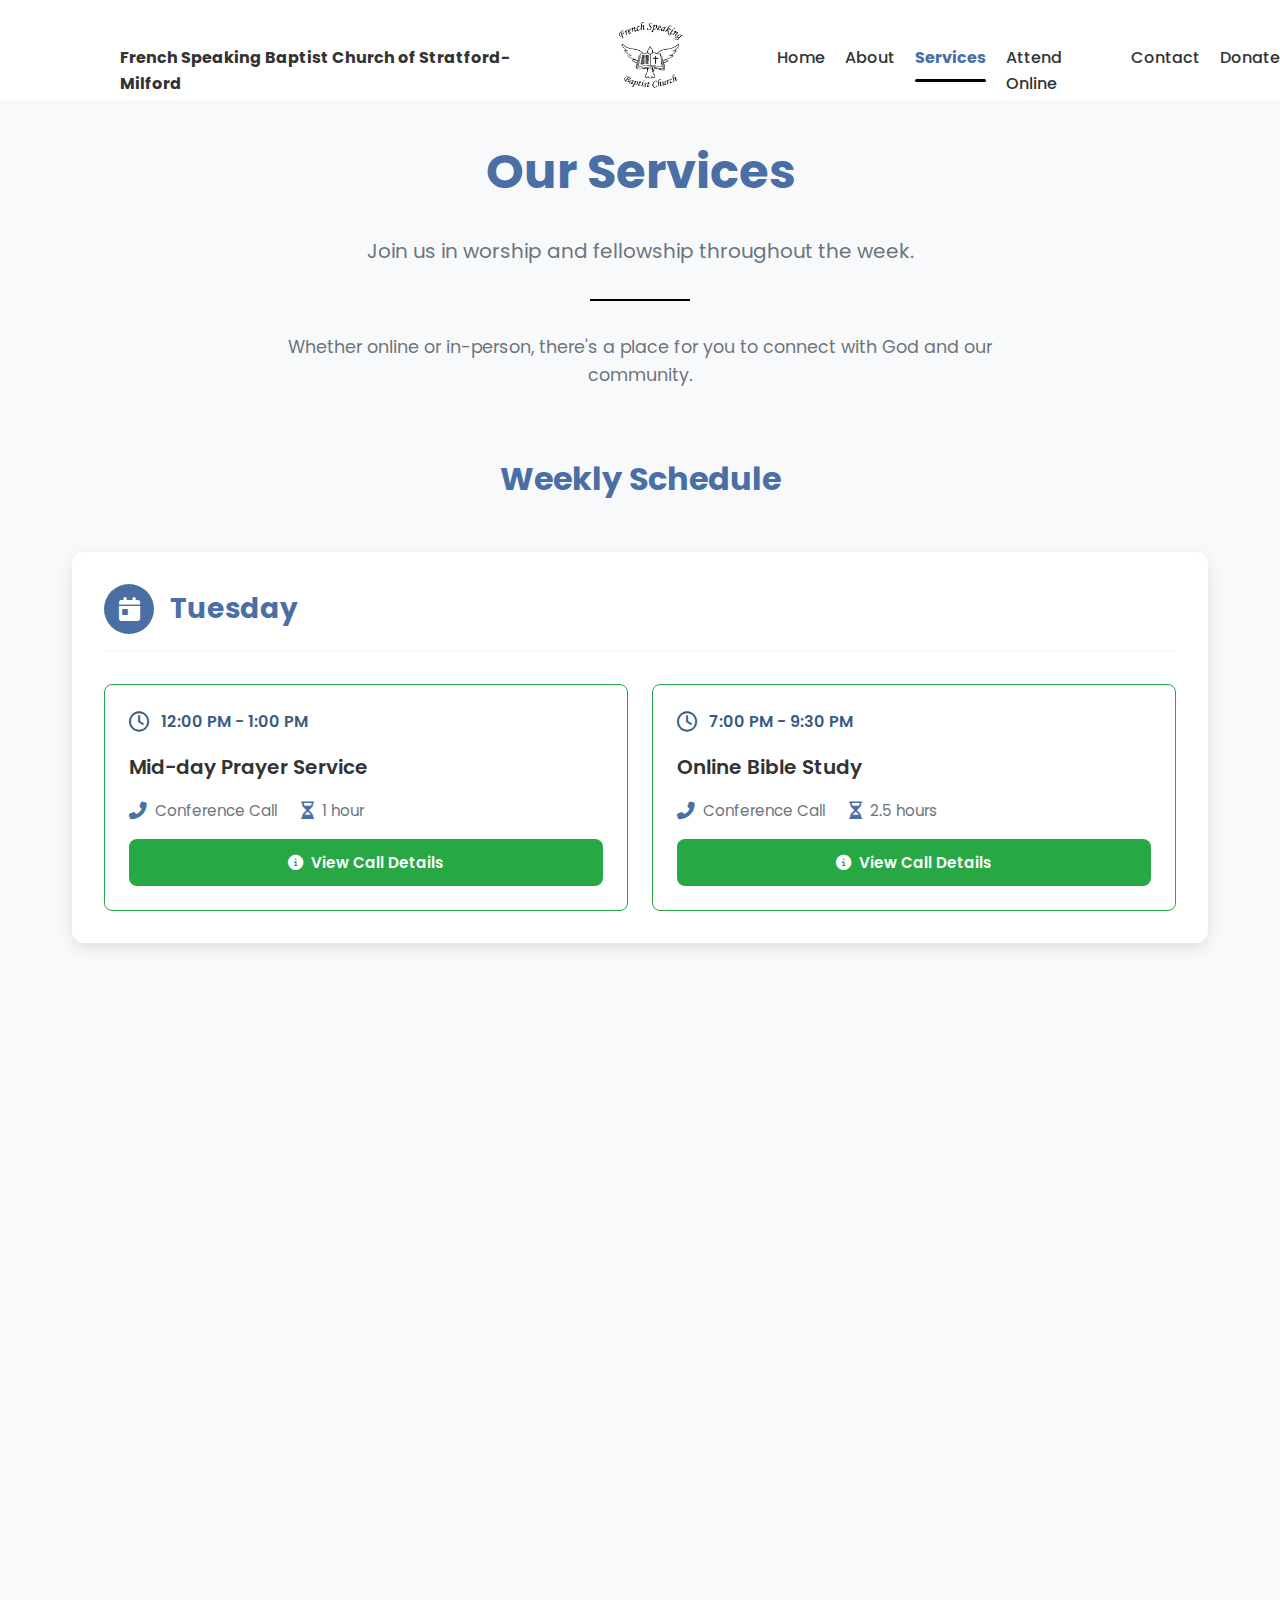
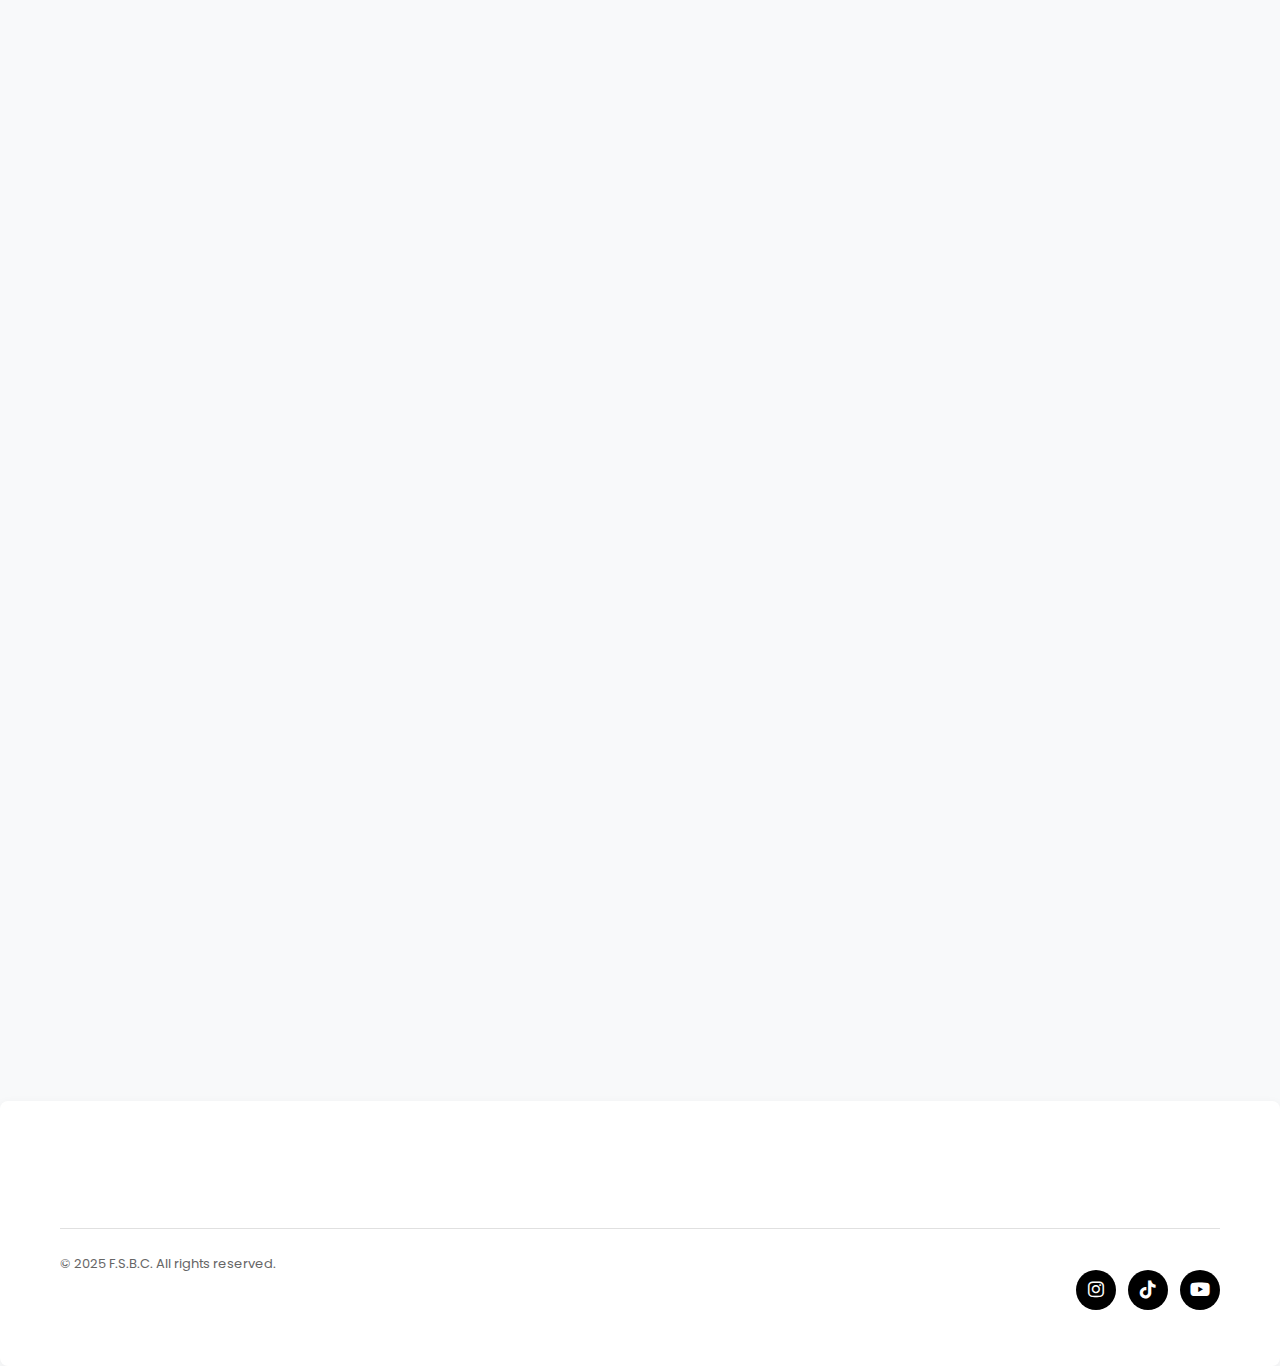
<file: services/services.html>
<!DOCTYPE html>
<html lang="en">
  <head>
    <meta charset="UTF-8" />
    <meta name="viewport" content="width=device-width, initial-scale=1.0" />
    <title>Our Services</title>
    <link rel="stylesheet" href="./services.css" />
    <link
      href="https://unpkg.com/boxicons@2.1.4/css/boxicons.min.css"
      rel="stylesheet"
    />
    <link
      rel="stylesheet"
      href="https://cdnjs.cloudflare.com/ajax/libs/font-awesome/6.4.0/css/all.min.css"
    />
    <link rel="icon" type="image/x-icon" href="./../fsbcLogoRemovebg.png" />
  </head>
  <body>
    <custom-navbar></custom-navbar>
    <main class="main-content">
      <!-- Hero Section -->
      <section class="hero-section">
        <div class="heroContainer">
          <h1 class="section">Our Services</h1>
          <p class="hero-description section">
            Join us in worship and fellowship throughout the week.
          </p>
          <div class="divider-line section"></div>
          <p class="hero-subdescription section">
            Whether online or in-person, there's a place for you to connect with
            God and our community.
          </p>
        </div>
      </section>

      <!-- Weekly Schedule Section -->
      <section class="schedule-section">
        <h2 class="section-title section">Weekly Schedule</h2>

        <!-- Tuesday Services -->
        <div class="day-section section">
          <div class="day-header">
            <div class="day-icon">
              <i class="fas fa-calendar-day"></i>
            </div>
            <h3 class="day-name">Tuesday</h3>
          </div>

          <div class="services-grid">
            <!-- Mid-day Prayer -->
            <div
              class="service-card online-service section"
              onclick="openConferenceModal('tuesday-prayer')"
            >
              <div class="service-time">
                <i class="far fa-clock"></i>
                <span>12:00 PM - 1:00 PM</span>
              </div>
              <h4 class="service-title">Mid-day Prayer Service</h4>
              <div class="service-details">
                <div class="detail-item">
                  <i class="fas fa-phone-alt"></i>
                  <span>Conference Call</span>
                </div>
                <div class="detail-item">
                  <i class="far fa-hourglass-half"></i>
                  <span>1 hour</span>
                </div>
              </div>
              <button class="call-details-btn">
                <i class="fas fa-info-circle"></i>
                View Call Details
              </button>
            </div>

            <!-- Bible Study -->
            <div
              class="service-card online-service section"
              onclick="openConferenceModal('tuesday-study')"
            >
              <div class="service-time">
                <i class="far fa-clock"></i>
                <span>7:00 PM - 9:30 PM</span>
              </div>
              <h4 class="service-title">Online Bible Study</h4>
              <div class="service-details">
                <div class="detail-item">
                  <i class="fas fa-phone-alt"></i>
                  <span>Conference Call</span>
                </div>
                <div class="detail-item">
                  <i class="far fa-hourglass-half"></i>
                  <span>2.5 hours</span>
                </div>
              </div>
              <button class="call-details-btn">
                <i class="fas fa-info-circle"></i>
                View Call Details
              </button>
            </div>
          </div>
        </div>

        <!-- Friday Services -->
        <div class="day-section section">
          <div class="day-header">
            <div class="day-icon">
              <i class="fas fa-calendar-day"></i>
            </div>
            <h3 class="day-name">Friday</h3>
          </div>

          <div class="services-grid">
            <!-- Friday Online Service -->
            <div
              class="service-card online-service"
              onclick="openConferenceModal('friday-service')"
            >
              <div class="service-time">
                <i class="far fa-clock"></i>
                <span>9:00 PM - 10:30 PM</span>
              </div>
              <h4 class="service-title">Online Church Service</h4>
              <div class="service-details">
                <div class="detail-item">
                  <i class="fas fa-phone-alt"></i>
                  <span>Conference Call</span>
                </div>
                <div class="detail-item">
                  <i class="far fa-hourglass-half"></i>
                  <span>1.5 hours</span>
                </div>
              </div>
              <button class="call-details-btn">
                <i class="fas fa-info-circle"></i>
                View Call Details
              </button>
            </div>
          </div>
        </div>

        <!-- Sunday Services -->
        <div class="day-section sunday-highlight section">
          <div class="day-header">
            <div class="day-icon">
              <i class="fas fa-calendar-week"></i>
            </div>
            <h3 class="day-name">Sunday</h3>
          </div>

          <div class="services-grid">
            <!-- Sunday Morning Service -->
            <div class="service-card featured">
              <div class="featured-badge">
                <i class="fas fa-star"></i>
                <span>Main Service</span>
              </div>
              <div class="service-time">
                <i class="far fa-clock"></i>
                <span>9:00 AM - 3:00 PM</span>
              </div>
              <h4 class="service-title">Sunday Morning Church Service</h4>
              <div class="service-details">
                <div class="detail-item">
                  <i class="fas fa-church"></i>
                  <span>In-Person</span>
                </div>
                <div class="detail-item">
                  <i class="far fa-hourglass-half"></i>
                  <span>6 hours</span>
                </div>
              </div>
            </div>

            <!-- Sunday Evening Service -->
            <div
              class="service-card online-service section"
              onclick="openConferenceModal('sunday-evening')"
            >
              <div class="service-time">
                <i class="far fa-clock"></i>
                <span>7:00 PM - 9:00 PM</span>
              </div>
              <h4 class="service-title">Online Evening Church Service</h4>
              <div class="service-details">
                <div class="detail-item">
                  <i class="fas fa-phone-alt"></i>
                  <span>Conference Call</span>
                </div>
                <div class="detail-item">
                  <i class="far fa-hourglass-half"></i>
                  <span>2 hours</span>
                </div>
              </div>
              <button class="call-details-btn">
                <i class="fas fa-info-circle"></i>
                View Call Details
              </button>
            </div>
          </div>
        </div>
      </section>

      <!-- CTA Section -->
      <section class="cta-section section">
        <h3>Ready to join us?</h3>
        <p>Experience worship and fellowship with us. All are welcome!</p>
        <div class="cta-buttons">
          <a
            href="./../attendOnline/attendOnline.html"
            class="cta-button primary"
            >Join Online</a
          >
          <a
            href="#"
            class="cta-button secondary"
            onclick="openLocationModal(); return false;"
            >Get Directions</a
          >
        </div>
      </section>

      <!-- Additional Info Section -->
      <section class="info-section section">
        <div class="info-grid">
          <div class="info-card">
            <div class="info-icon">
              <i class="fas fa-question-circle"></i>
            </div>
            <h3>Contact Us</h3>
            <p>
              Fell fee to reach out with any questions about our services or
              schedule.
            </p>
            <a href="./../contact/contact.html" class="info-link"
              >Learn More <i class="fas fa-arrow-right"></i
            ></a>
          </div>

          <div class="info-card">
            <div class="info-icon">
              <i class="fas fa-map-marker-alt"></i>
            </div>
            <h3>Location</h3>
            <p>Find directions to our church and parking information.</p>
            <a
              href="#"
              class="info-link"
              onclick="openLocationModal(); return false;"
              >Get Directions <i class="fas fa-arrow-right"></i
            ></a>
          </div>

          <div class="info-card">
            <div class="info-icon">
              <i class="fas fa-video"></i>
            </div>
            <h3>Watch Online</h3>
            <p>Can't make it in person? Join us online for live streaming.</p>
            <a href="./../attendOnline/attendOnline.html" class="info-link"
              >Watch Live <i class="fas fa-arrow-right"></i
            ></a>
          </div>
        </div>
      </section>
    </main>

    <!-- Conference Call Modal -->
    <div id="conferenceModal" class="modal">
      <div class="modal-content">
        <span class="close" onclick="closeConferenceModal()">&times;</span>
        <div class="modal-header">
          <i class="fas fa-phone-alt"></i>
          <h2 id="modalTitle">Join Service via Conference Call</h2>
        </div>
        <div class="modal-body">
          <div class="modal-service-info">
            <h3 id="modalServiceName"></h3>
            <p id="modalServiceTime"></p>
          </div>

          <div class="conference-instructions">
            <h4><i class="fas fa-info-circle"></i> How to Join:</h4>
            <ol>
              <li>Dial the conference number</li>
              <li>When prompted, enter the Meeting ID</li>
              <li>You'll be connected to the service!</li>
            </ol>
          </div>

          <div class="conference-details-section">
            <label><i class="fas fa-phone"></i> Conference Number:</label>
            <div class="phone-container">
              <input
                type="tel"
                id="conferenceNumber"
                value="(623) 600-3745"
                readonly
              />
              <button onclick="copyNumber()" class="copy-btn">
                <i class="far fa-copy"></i>
                Copy
              </button>
            </div>
          </div>

          <div class="conference-details">
            <div class="detail-row">
              <label>Meeting ID:</label>
              <span id="meetingId">778691</span>
            </div>
          </div>

          <a id="joinCallBtn" href="tel:6236003745" class="join-call-btn">
            <i class="fas fa-phone-alt"></i>
            Call Now: (623) 600-3745
          </a>

          <p class="modal-note">
            <i class="fas fa-mobile-alt"></i>
            On mobile? Tap the button above to dial automatically. You'll still
            need to enter the Meeting ID: <strong>778691</strong>
          </p>
        </div>
      </div>
    </div>

    <!-- Location Modal -->
    <div id="locationModal" class="modal">
      <div class="modal-content location-modal-content">
        <span class="close" onclick="closeLocationModal()">&times;</span>
        <div class="modal-header location-modal-header">
          <i class="fas fa-map-marker-alt"></i>
          <h2>Find Us</h2>
        </div>
        <div class="modal-body">
          <div class="map-container">
            <iframe
              src="https://www.google.com/maps/embed?pb=!1m18!1m12!1m3!1d3002.394895477898!2d-73.09880612327954!3d41.191363471325474!2m3!1f0!2f0!3f0!3m2!1i1024!2i768!4f13.1!3m3!1m2!1s0x89e80cc926a1c491%3A0x9eabf7113d26d228!2s494%20Milford%20Point%20Rd%2C%20Milford%2C%20CT%2006460%2C%20USA!5e0!3m2!1sen!2snl!4v1762148272163!5m2!1sen!2snl"
              width="100%"
              height="450"
              style="border: 0"
              allowfullscreen="allowfullscreen"
              loading="lazy"
              referrerpolicy="no-referrer-when-downgrade"
              title="Church Location Map"
            ></iframe>
          </div>
          <div class="map-info">
            <p>
              <i class="fas fa-car"></i>
              <strong>Parking:</strong> Free parking available in our lot
              adjacent to the church building.
            </p>
            <p>
              <i class="fas fa-wheelchair"></i>
              <strong>Accessibility:</strong> Our facility is wheelchair
              accessible with ramps and accessible restrooms.
            </p>
          </div>
        </div>
      </div>
    </div>

    <custom-footer></custom-footer>
    <script src="./../components/footer.js"></script>

    <script src="./../components/header.js"></script>
    <script src="./services.js"></script>
    <script src="./../script.js"></script>
  </body>
</html>
</file>
<file: attendOnline/attendOnline.css>
@import url("https://fonts.googleapis.com/css2?family=Poppins:ital,wght@0,100;0,200;0,300;0,400;0,500;0,600;0,700;0,800;0,900;1,100;1,200;1,300;1,400;1,500;1,600;1,700;1,800;1,900&display=swap");

* {
  margin: 0;
  padding: 0;
  box-sizing: border-box;
  font-family: Poppins;
}

:root {
  --primary-color: #4a6fa5;
  --primary-dark: #3a5a80;
  --secondary-color: #d4a59a;
  --accent-color: #ec3507;
  --light-color: #f8f9fa;
  --dark-color: #343a40;
  --text-color: #333;
  --text-light: #6c757d;
  --white: #ffffff;
  --black: #000000;
  --font-primary: "Montserrat", sans-serif;
  --font-secondary: "Playfair Display", serif;
  --transition: all 0.3s ease;
  --box-shadow: 0 5px 15px rgba(0, 0, 0, 0.1);
  --border-radius: 50px;
  --conference-green: #28a745;
  --conference-dark: #218838;
  --youtube-red: #ff0000;
}

html {
  scroll-behavior: smooth;
}

body {
  font-family: "Segoe UI", Tahoma, Geneva, Verdana, sans-serif;
  line-height: 1.6;
  color: var(--text-color);
  background-color: var(--light-color);
  margin: 0;
  padding: 0;
}

.main-content {
  max-width: 1200px;
  margin: 0 auto;
  padding: 2rem;
}

/* Hero Section */
.hero-section {
  margin-bottom: 4rem;
  padding-top: 2rem;
}

.heroContainer {
  text-align: center;
  display: flex;
  flex-direction: column;
  align-items: center;
}

.hero-section h1 {
  margin-top: 70px;
  font-size: 2.5rem;
  color: var(--primary-color);
  margin-bottom: 1.5rem;
}

.hero-description {
  font-size: 1.25rem;
  color: var(--text-light);
  max-width: 800px;
  margin: 0 auto 2rem;
}

.divider-line {
  width: 100px;
  height: 2px;
  background-color: var(--black);
  margin: 0 auto 2rem;
}

.hero-subdescription {
  font-size: 1.1rem;
  color: var(--text-light);
  max-width: 800px;
  margin: 0 auto;
}

/* Section Styles */
.section-header {
  text-align: center;
  margin-bottom: 3rem;
}

.section-title {
  font-size: 2rem;
  font-weight: bold;
  color: var(--primary-color);
  margin-bottom: 1rem;
}

.section-description {
  font-size: 1.1rem;
  color: var(--text-light);
  max-width: 700px;
  margin: 0 auto;
}

.conference-icon-large,
.youtube-icon-large {
  font-size: 4rem;
  margin-bottom: 1rem;
}

.conference-icon-large {
  color: var(--conference-green);
}

.youtube-icon-large {
  color: var(--youtube-red);
}

/* Conference Section */
.conference-section {
  margin-bottom: 5rem;
  padding: 3rem 2rem;
  background: white;
  border-radius: 12px;
  box-shadow: var(--box-shadow);
}

.conference-services-grid {
  display: grid;
  grid-template-columns: 1fr;
  gap: 1.5rem;
}

@media (min-width: 768px) {
  .conference-services-grid {
    grid-template-columns: repeat(2, 1fr);
  }
}

@media (min-width: 1024px) {
  .conference-services-grid {
    grid-template-columns: repeat(4, 1fr);
  }
}

.conference-card {
  background: linear-gradient(135deg, #f8f9fa 0%, #ffffff 100%);
  border: 2px solid #e5e7eb;
  border-radius: 12px;
  padding: 1.5rem;
  cursor: pointer;
  transition: var(--transition);
}

.conference-card:hover {
  transform: translateY(-5px);
  border-color: var(--conference-green);
  box-shadow: 0 10px 25px rgba(40, 167, 69, 0.2);
}

.conference-card-header {
  display: flex;
  align-items: center;
  gap: 0.75rem;
  margin-bottom: 1rem;
  padding-bottom: 1rem;
  border-bottom: 2px solid #e5e7eb;
}

.conference-card-header i {
  font-size: 1.5rem;
  color: var(--primary-color);
}

.conference-card-header h3 {
  font-size: 1.25rem;
  color: var(--primary-color);
  font-weight: 700;
}

.conference-card-content h4 {
  font-size: 1.1rem;
  color: var(--text-color);
  margin-bottom: 1rem;
  font-weight: 600;
}

.conference-time {
  display: flex;
  align-items: center;
  gap: 0.5rem;
  color: var(--text-light);
  margin-bottom: 1.5rem;
  font-size: 0.95rem;
}

.conference-time i {
  color: var(--primary-color);
}

.conference-btn {
  width: 100%;
  background: var(--conference-green);
  color: white;
  border: none;
  padding: 0.75rem 1rem;
  border-radius: 8px;
  font-weight: 600;
  cursor: pointer;
  transition: var(--transition);
  display: flex;
  align-items: center;
  justify-content: center;
  gap: 0.5rem;
  font-size: 1rem;
}

.conference-btn:hover {
  background: var(--conference-dark);
  transform: scale(1.02);
}

/* YouTube Section */
.youtube-section {
  margin-bottom: 5rem;
}

.live-banner {
  background: linear-gradient(135deg, var(--youtube-red), #cc0000);
  border-radius: 12px;
  padding: 3rem 2rem;
  margin-bottom: 3rem;
  box-shadow: var(--box-shadow);
  text-align: center;
  color: white;
}

.live-indicator {
  display: inline-flex;
  align-items: center;
  gap: 0.5rem;
  background: rgba(255, 255, 255, 0.2);
  padding: 0.5rem 1.5rem;
  border-radius: 20px;
  margin-bottom: 1.5rem;
}

.live-dot {
  width: 12px;
  height: 12px;
  background: white;
  border-radius: 50%;
  animation: pulse 2s infinite;
}

@keyframes pulse {
  0%, 100% {
    opacity: 1;
    transform: scale(1);
  }
  50% {
    opacity: 0.5;
    transform: scale(1.2);
  }
}

.live-text {
  font-weight: 700;
  font-size: 0.875rem;
  letter-spacing: 1px;
}

.live-banner-content h3 {
  font-size: 2rem;
  margin-bottom: 1rem;
  font-weight: 700;
}

.live-banner-content p {
  font-size: 1.1rem;
  margin-bottom: 2rem;
  opacity: 0.95;
}

.youtube-btn {
  display: inline-flex;
  align-items: center;
  gap: 0.75rem;
  padding: 0.875rem 2rem;
  border-radius: 8px;
  text-decoration: none;
  font-weight: 600;
  transition: var(--transition);
  font-size: 1rem;
}

.youtube-btn.primary {
  background: white;
  color: var(--youtube-red);
}

.youtube-btn.primary:hover {
  background: var(--light-color);
  transform: translateY(-2px);
  box-shadow: 0 5px 15px rgba(0, 0, 0, 0.3);
}

.youtube-btn.secondary {
  background: transparent;
  color: var(--primary-color);
  border: 2px solid var(--primary-color);
}

.youtube-btn.secondary:hover {
  background: var(--primary-color);
  color: white;
  transform: translateY(-2px);
}

/* Recent Services */
.recent-services {
  background: white;
  border-radius: 12px;
  padding: 3rem 2rem;
  box-shadow: var(--box-shadow);
}

.subsection-title {
  font-size: 1.75rem;
  color: var(--primary-color);
  margin-bottom: 1rem;
  text-align: center;
  font-weight: 700;
}

.subsection-description {
  text-align: center;
  color: var(--text-light);
  margin-bottom: 2.5rem;
  font-size: 1rem;
}

.videos-grid {
  display: grid;
  grid-template-columns: 1fr;
  gap: 2rem;
  margin-bottom: 2.5rem;
}

@media (min-width: 768px) {
  .videos-grid {
    grid-template-columns: repeat(2, 1fr);
  }
}

.video-card {
  background: var(--light-color);
  border-radius: 12px;
  overflow: hidden;
  transition: var(--transition);
  box-shadow: 0 3px 10px rgba(0, 0, 0, 0.1);
}

.video-card:hover {
  transform: translateY(-5px);
  box-shadow: 0 10px 25px rgba(0, 0, 0, 0.15);
}

.video-wrapper {
  position: relative;
  padding-bottom: 56.25%; /* 16:9 aspect ratio */
  height: 0;
  overflow: hidden;
  background: #000;
}

.video-wrapper iframe {
  position: absolute;
  top: 0;
  left: 0;
  width: 100%;
  height: 100%;
  border: none;
}

.video-info {
  padding: 1.25rem;
  background: white;
}

.video-info h4 {
  font-size: 1.1rem;
  color: var(--text-color);
  margin-bottom: 0.5rem;
  font-weight: 600;
}

.video-date {
  color: var(--text-light);
  font-size: 0.9rem;
  display: flex;
  align-items: center;
  gap: 0.5rem;
}

.video-date i {
  color: var(--primary-color);
}

.view-more {
  text-align: center;
  padding-top: 1rem;
}

/* Help Section */
.help-section {
  margin-bottom: 4rem;
}

.help-grid {
  display: grid;
  grid-template-columns: 1fr;
  gap: 2rem;
}

@media (min-width: 768px) {
  .help-grid {
    grid-template-columns: repeat(3, 1fr);
  }
}

.help-card {
  background: white;
  border-radius: 12px;
  padding: 2rem;
  text-align: center;
  box-shadow: var(--box-shadow);
  transition: var(--transition);
}

.help-card:hover {
  transform: translateY(-5px);
  box-shadow: 0 10px 25px rgba(0, 0, 0, 0.15);
}

.help-icon {
  width: 70px;
  height: 70px;
  background: linear-gradient(135deg, var(--primary-color), var(--primary-dark));
  border-radius: 50%;
  display: flex;
  align-items: center;
  justify-content: center;
  margin: 0 auto 1.5rem;
  color: white;
  font-size: 2rem;
}

.help-card h3 {
  font-size: 1.25rem;
  color: var(--primary-color);
  margin-bottom: 1rem;
  font-weight: 700;
}

.help-card p {
  color: var(--text-light);
  margin-bottom: 1.5rem;
  font-size: 0.95rem;
}

.help-link {
  color: var(--primary-color);
  font-weight: 600;
  text-decoration: none;
  display: inline-flex;
  align-items: center;
  gap: 0.5rem;
  transition: var(--transition);
}

.help-link:hover {
  color: var(--primary-dark);
  gap: 0.75rem;
}

/* Modal Styles */
.modal {
  display: none;
  position: fixed;
  z-index: 1000;
  left: 0;
  top: 0;
  width: 100%;
  height: 100%;
  overflow: auto;
  background-color: rgba(0, 0, 0, 0.5);
  animation: fadeIn 0.3s;
}

@keyframes fadeIn {
  from {
    opacity: 0;
  }
  to {
    opacity: 1;
  }
}

.modal-content {
  background-color: white;
  margin: 5% auto;
  padding: 0;
  border-radius: 12px;
  width: 90%;
  max-width: 600px;
  box-shadow: 0 10px 40px rgba(0, 0, 0, 0.3);
  animation: slideIn 0.3s;
}

@keyframes slideIn {
  from {
    transform: translateY(-50px);
    opacity: 0;
  }
  to {
    transform: translateY(0);
    opacity: 1;
  }
}

.close {
  color: #aaa;
  float: right;
  font-size: 28px;
  font-weight: bold;
  padding: 1rem 1.5rem;
  cursor: pointer;
  transition: var(--transition);
}

.close:hover,
.close:focus {
  color: var(--black);
}

.modal-header {
  background: linear-gradient(135deg, var(--conference-green), var(--conference-dark));
  color: white;
  padding: 2rem;
  border-radius: 12px 12px 0 0;
  text-align: center;
}

.modal-header i {
  font-size: 3rem;
  margin-bottom: 1rem;
}

.modal-header h2 {
  margin: 0;
  font-size: 1.75rem;
  font-weight: 700;
}

.modal-body {
  padding: 2rem;
}

.modal-service-info {
  text-align: center;
  margin-bottom: 2rem;
  padding-bottom: 1.5rem;
  border-bottom: 2px solid var(--light-color);
}

.modal-service-info h3 {
  font-size: 1.5rem;
  color: var(--primary-color);
  margin-bottom: 0.5rem;
  font-weight: 700;
}

.modal-service-info p {
  color: var(--text-light);
  font-size: 1rem;
}

/* Conference Instructions */
.conference-instructions {
  background: #e8f5e9;
  border-left: 4px solid var(--conference-green);
  padding: 1.5rem;
  border-radius: 8px;
  margin-bottom: 1.5rem;
}

.conference-instructions h4 {
  color: var(--conference-dark);
  font-size: 1.1rem;
  margin-bottom: 1rem;
  display: flex;
  align-items: center;
  gap: 0.5rem;
}

.conference-instructions ol {
  margin-left: 1.5rem;
  color: var(--text-color);
}

.conference-instructions li {
  margin-bottom: 0.5rem;
  line-height: 1.6;
}

/* Conference Details Section */
.conference-details-section {
  margin-bottom: 1.5rem;
}

.conference-details-section label {
  display: block;
  font-weight: 600;
  color: var(--text-color);
  margin-bottom: 0.5rem;
  font-size: 0.95rem;
}

.phone-container {
  display: flex;
  gap: 0.5rem;
}

.phone-container input {
  flex: 1;
  padding: 0.75rem;
  border: 2px solid #e5e7eb;
  border-radius: 8px;
  font-size: 1rem;
  background: var(--light-color);
  font-weight: 600;
}

.copy-btn {
  padding: 0.75rem 1.25rem;
  background: var(--primary-color);
  color: white;
  border: none;
  border-radius: 8px;
  cursor: pointer;
  font-weight: 600;
  transition: var(--transition);
  display: flex;
  align-items: center;
  gap: 0.5rem;
}

.copy-btn:hover {
  background: var(--primary-dark);
}

.conference-details {
  background: var(--light-color);
  padding: 1.5rem;
  border-radius: 8px;
  margin-bottom: 2rem;
}

.detail-row {
  display: flex;
  justify-content: space-between;
  padding: 0.75rem 0;
}

.detail-row:not(:last-child) {
  border-bottom: 1px solid #e5e7eb;
}

.detail-row label {
  font-weight: 600;
  color: var(--text-color);
}

.detail-row span {
  color: var(--text-light);
  font-family: monospace;
  font-size: 1.2rem;
  font-weight: 700;
}

.join-call-btn {
  width: 100%;
  background: var(--conference-green);
  color: white;
  text-align: center;
  padding: 1rem;
  border-radius: 8px;
  text-decoration: none;
  font-weight: 700;
  font-size: 1.1rem;
  display: flex;
  align-items: center;
  justify-content: center;
  gap: 0.75rem;
  transition: var(--transition);
  margin-bottom: 1rem;
}

.join-call-btn:hover {
  background: var(--conference-dark);
  transform: scale(1.02);
  box-shadow: 0 5px 15px rgba(40, 167, 69, 0.3);
}

.modal-note {
  text-align: center;
  color: var(--text-light);
  font-size: 0.9rem;
  line-height: 1.6;
  padding: 1rem;
  background: var(--light-color);
  border-radius: 8px;
}

.modal-note i {
  color: var(--conference-green);
  margin-right: 0.5rem;
}

.modal-note strong {
  color: var(--conference-dark);
}

/* Responsive Layout */
@media (max-width: 768px) {
  .hero-section h1 {
    font-size: 2rem;
    margin-top: 50px;
  }

  .hero-description {
    font-size: 1.1rem;
  }

  .hero-subdescription {
    font-size: 1rem;
  }

  .conference-services-grid,
  .videos-grid,
  .help-grid {
    grid-template-columns: 1fr;
  }

  .live-banner-content h3 {
    font-size: 1.5rem;
  }

  .modal-content {
    width: 95%;
    margin: 10% auto;
  }

  .phone-container {
    flex-direction: column;
  }
}

@media (min-width: 768px) {
  .hero-section h1 {
    font-size: 3rem;
  }
}
</file>
<file: contact/contact.css>
@import url("https://fonts.googleapis.com/css2?family=Poppins:ital,wght@0,100;0,200;0,300;0,400;0,500;0,600;0,700;0,800;0,900;1,100;1,200;1,300;1,400;1,500;1,600;1,700;1,800;1,900&display=swap");

* {
  margin: 0;
  padding: 0;
  box-sizing: border-box;
  font-family: Poppins;
}

:root {
  --primary-color: #4a6fa5;
  --primary-dark: #3a5a80;
  --secondary-color: #d4a59a;
  --accent-color: #ec3507;
  --light-color: #f8f9fa;
  --dark-color: #343a40;
  --text-color: #333;
  --text-light: #6c757d;
  --white: #ffffff;
  --black: #000000;
  --font-primary: "Montserrat", sans-serif;
  --font-secondary: "Playfair Display", serif;
  --transition: all 0.3s ease;
  --box-shadow: 0 5px 15px rgba(0, 0, 0, 0.1);
  --border-radius: 50px;
  --success-color: #28a745;
  --error-color: #dc3545;
  --warning-color: #ffc107;
}

html {
  scroll-behavior: smooth;
}

body {
  font-family: "Segoe UI", Tahoma, Geneva, Verdana, sans-serif;
  line-height: 1.6;
  color: var(--text-color);
  background-color: var(--light-color);
  margin: 0;
  padding: 0;
}

.main-content {
  max-width: 1200px;
  margin: 0 auto;
  padding: 2rem;
}

/* Hero Section */
.hero-section {
  margin-bottom: 4rem;
  padding-top: 2rem;
}

.heroContainer {
  text-align: center;
  display: flex;
  flex-direction: column;
  align-items: center;
}

.hero-section h1 {
  margin-top: 70px;
  font-size: 2.5rem;
  color: var(--primary-color);
  margin-bottom: 1.5rem;
}

.hero-description {
  font-size: 1.25rem;
  color: var(--text-light);
  max-width: 800px;
  margin: 0 auto 2rem;
}

.divider-line {
  width: 100px;
  height: 2px;
  background-color: var(--black);
  margin: 0 auto 2rem;
}

.hero-subdescription {
  font-size: 1.1rem;
  color: var(--text-light);
  max-width: 800px;
  margin: 0 auto;
}

/* Section Styles */
.section-title {
  font-size: 2rem;
  font-weight: bold;
  color: var(--primary-color);
  margin-bottom: 2rem;
  text-align: center;
}

/* Quick Contact Section */
.quick-contact-section {
  margin-bottom: 5rem;
}

.quick-contact-grid {
  display: grid;
  grid-template-columns: 1fr;
  gap: 2rem;
}

@media (min-width: 768px) {
  .quick-contact-grid {
    grid-template-columns: repeat(3, 1fr);
  }
}

.quick-contact-card {
  background: white;
  border: 2px solid #e5e7eb;
  border-radius: 12px;
  padding: 2.5rem 2rem;
  text-align: center;
  transition: var(--transition);
  box-shadow: var(--box-shadow);
}

.quick-contact-card:hover {
  transform: translateY(-5px);
  box-shadow: 0 10px 25px rgba(0, 0, 0, 0.15);
}

.call-card:hover {
  border-color: var(--success-color);
}

.email-card:hover {
  border-color: var(--primary-color);
}

.visit-card:hover {
  border-color: var(--accent-color);
}

.contact-icon {
  width: 80px;
  height: 80px;
  background: linear-gradient(135deg, var(--primary-color), var(--primary-dark));
  border-radius: 50%;
  display: flex;
  align-items: center;
  justify-content: center;
  margin: 0 auto 1.5rem;
  color: white;
  font-size: 2.5rem;
}

.quick-contact-card h3 {
  font-size: 1.5rem;
  color: var(--primary-color);
  margin-bottom: 1rem;
  font-weight: 700;
}

.quick-contact-card > p {
  color: var(--text-light);
  margin-bottom: 1.5rem;
  line-height: 1.7;
}

.phone-display,
.email-display,
.address-display {
  background: var(--light-color);
  border-radius: 8px;
  padding: 1rem;
  margin: 1.5rem 0;
  display: flex;
  align-items: center;
  justify-content: center;
  gap: 0.75rem;
  flex-direction: column;
}

.phone-display i,
.email-display i,
.address-display i {
  color: var(--primary-color);
  font-size: 1.25rem;
}

.phone-number,
.email-address {
  font-weight: 700;
  color: var(--text-color);
  font-size: 1.1rem;
}

.address-text {
  color: var(--text-color);
  line-height: 1.6;
}

.contact-btn {
  width: 100%;
  padding: 1rem 1.5rem;
  border-radius: 8px;
  text-decoration: none;
  font-weight: 700;
  font-size: 1rem;
  display: flex;
  align-items: center;
  justify-content: center;
  gap: 0.75rem;
  transition: var(--transition);
  margin-bottom: 1rem;
}

.call-btn {
  background: var(--success-color);
  color: white;
}

.call-btn:hover {
  background: #218838;
  transform: scale(1.02);
}

.email-btn {
  background: var(--primary-color);
  color: white;
}

.email-btn:hover {
  background: var(--primary-dark);
  transform: scale(1.02);
}

.visit-btn {
  background: var(--accent-color);
  color: white;
}

.visit-btn:hover {
  background: #d12d00;
  transform: scale(1.02);
}

.availability {
  font-size: 0.875rem;
  color: var(--text-light);
  display: flex;
  align-items: center;
  justify-content: center;
  gap: 0.5rem;
}

.availability i {
  color: var(--primary-color);
}

/* Contact Form Section */
.contact-form-section {
  margin-bottom: 5rem;
  display: grid;
  grid-template-columns: 1fr;
  gap: 2rem;
}

@media (min-width: 992px) {
  .contact-form-section {
    grid-template-columns: 2fr 1fr;
  }
}

.form-container {
  background: white;
  border-radius: 12px;
  padding: 3rem 2.5rem;
  box-shadow: var(--box-shadow);
}

.form-header {
  margin-bottom: 2rem;
  text-align: center;
}

.form-header h2 {
  font-size: 2rem;
  color: var(--primary-color);
  margin-bottom: 0.5rem;
  font-weight: 700;
}

.form-header p {
  color: var(--text-light);
  font-size: 1rem;
}

.contact-form {
  display: flex;
  flex-direction: column;
  gap: 1.5rem;
}

.form-row {
  display: grid;
  grid-template-columns: 1fr;
  gap: 1.5rem;
}

@media (min-width: 768px) {
  .form-row {
    grid-template-columns: repeat(2, 1fr);
  }
}

.form-group {
  display: flex;
  flex-direction: column;
}

.form-group label {
  font-weight: 600;
  color: var(--text-color);
  margin-bottom: 0.5rem;
  font-size: 0.95rem;
}

.required {
  color: var(--accent-color);
}

.optional {
  color: var(--text-light);
  font-weight: 400;
  font-size: 0.875rem;
}

.form-group input,
.form-group select,
.form-group textarea {
  padding: 0.875rem;
  border: 2px solid #e5e7eb;
  border-radius: 8px;
  font-size: 1rem;
  font-family: inherit;
  transition: var(--transition);
  background: white;
}

.form-group input:focus,
.form-group select:focus,
.form-group textarea:focus {
  outline: none;
  border-color: var(--primary-color);
  box-shadow: 0 0 0 3px rgba(74, 111, 165, 0.1);
}

.form-group textarea {
  resize: vertical;
  min-height: 120px;
}

.char-count {
  font-size: 0.875rem;
  color: var(--text-light);
  text-align: right;
  margin-top: 0.5rem;
}

.checkbox-group {
  flex-direction: row;
}

.checkbox-label {
  display: flex;
  align-items: flex-start;
  gap: 0.75rem;
  cursor: pointer;
  font-weight: 400;
}

.checkbox-label input[type="checkbox"] {
  margin-top: 0.25rem;
  width: 18px;
  height: 18px;
  cursor: pointer;
}

.submit-btn {
  background: var(--primary-color);
  color: white;
  padding: 1rem 2rem;
  border: none;
  border-radius: 8px;
  font-size: 1.1rem;
  font-weight: 700;
  cursor: pointer;
  display: flex;
  align-items: center;
  justify-content: center;
  gap: 0.75rem;
  transition: var(--transition);
  margin-top: 1rem;
}

.submit-btn:hover {
  background: var(--primary-dark);
  transform: translateY(-2px);
  box-shadow: 0 5px 15px rgba(74, 111, 165, 0.3);
}

.submit-btn:disabled {
  background: #ccc;
  cursor: not-allowed;
  transform: none;
}

.form-message {
  margin-top: 1rem;
  padding: 1rem;
  border-radius: 8px;
  display: none;
  font-weight: 500;
}

.form-message.success {
  background: #d4edda;
  color: #155724;
  border: 1px solid #c3e6cb;
  display: block;
}

.form-message.error {
  background: #f8d7da;
  color: #721c24;
  border: 1px solid #f5c6cb;
  display: block;
}

/* Contact Info Sidebar */
.contact-info-sidebar {
  display: flex;
  flex-direction: column;
  gap: 1.5rem;
}

.info-card {
  background: white;
  border-radius: 12px;
  padding: 2rem;
  box-shadow: var(--box-shadow);
}

.info-card h3 {
  font-size: 1.25rem;
  color: var(--primary-color);
  margin-bottom: 1.5rem;
  font-weight: 700;
  display: flex;
  align-items: center;
  gap: 0.75rem;
}

.info-items {
  display: flex;
  flex-direction: column;
  gap: 1.25rem;
}

.info-item {
  display: flex;
  gap: 1rem;
}

.info-item i {
  color: var(--primary-color);
  font-size: 1.25rem;
  flex-shrink: 0;
  margin-top: 0.25rem;
}

.info-item strong {
  display: block;
  color: var(--text-color);
  font-size: 0.875rem;
  margin-bottom: 0.25rem;
}

.info-item a {
  color: var(--primary-color);
  text-decoration: none;
  transition: var(--transition);
}

.info-item a:hover {
  color: var(--primary-dark);
  text-decoration: underline;
}

.info-item span {
  color: var(--text-light);
  font-size: 0.95rem;
}

.hours-list {
  display: flex;
  flex-direction: column;
  gap: 1rem;
}

.hours-item {
  display: flex;
  justify-content: space-between;
  padding-bottom: 0.75rem;
  border-bottom: 1px solid #e5e7eb;
}

.hours-item:last-child {
  border-bottom: none;
}

.day {
  font-weight: 600;
  color: var(--text-color);
}

.time {
  color: var(--text-light);
}

.social-links {
  display: flex;
  justify-content: center;
  gap: 1rem;
}

.social-link {
  width: 45px;
  height: 45px;
  border-radius: 50%;
  display: flex;
  align-items: center;
  justify-content: center;
  color: white;
  font-size: 1.25rem;
  transition: var(--transition);
  text-decoration: none;
}

.social-link:hover {
  transform: translateY(-3px);
  box-shadow: 0 5px 15px rgba(0, 0, 0, 0.2);
}

.social-link.facebook {
  background: #1877f2;
}

.social-link.instagram {
  background: linear-gradient(45deg, #f09433, #e6683c, #dc2743, #cc2366, #bc1888);
}

.social-link.youtube {
  background: #ff0000;
}

.social-link.twitter {
  background: #1da1f2;
}

/* Emergency Section */
.emergency-section {
  margin-bottom: 5rem;
  background: linear-gradient(135deg, var(--accent-color), #d12d00);
  border-radius: 12px;
  padding: 3rem 2rem;
  box-shadow: var(--box-shadow);
}

.emergency-content {
  text-align: center;
  color: white;
  max-width: 800px;
  margin: 0 auto;
}

.emergency-content i {
  font-size: 4rem;
  margin-bottom: 1.5rem;
  color: #fff;
}

.emergency-content h2 {
  font-size: 2rem;
  margin-bottom: 1rem;
  font-weight: 700;
}

.emergency-content p {
  font-size: 1.1rem;
  line-height: 1.8;
  margin-bottom: 2rem;
  opacity: 0.95;
}

.emergency-btn {
  display: inline-flex;
  align-items: center;
  gap: 1rem;
  background: white;
  color: var(--accent-color);
  padding: 1.25rem 2.5rem;
  border-radius: 8px;
  text-decoration: none;
  font-weight: 700;
  font-size: 1.2rem;
  transition: var(--transition);
}

.emergency-btn:hover {
  background: var(--light-color);
  transform: scale(1.05);
  box-shadow: 0 5px 20px rgba(0, 0, 0, 0.3);
}

.emergency-note {
  margin-top: 1.5rem;
  font-size: 0.9rem;
  opacity: 0.9;
}

/* Map Section */
.map-section {
  margin-bottom: 5rem;
}

.map-container {
  border-radius: 12px;
  overflow: hidden;
  box-shadow: var(--box-shadow);
  margin-bottom: 2rem;
}

.map-info {
  display: flex;
  flex-direction: column;
  gap: 1rem;
  background: white;
  padding: 2rem;
  border-radius: 12px;
  box-shadow: var(--box-shadow);
}

.map-info p {
  display: flex;
  align-items: center;
  gap: 1rem;
  color: var(--text-color);
}

.map-info i {
  color: var(--primary-color);
  font-size: 1.5rem;
}

/* Responsive Layout */
@media (max-width: 768px) {
  .hero-section h1 {
    font-size: 2rem;
    margin-top: 50px;
  }

  .hero-description {
    font-size: 1.1rem;
  }

  .hero-subdescription {
    font-size: 1rem;
  }

  .quick-contact-grid {
    grid-template-columns: 1fr;
  }

  .form-container {
    padding: 2rem 1.5rem;
  }

  .form-row {
    grid-template-columns: 1fr;
  }

  .emergency-content h2 {
    font-size: 1.5rem;
  }

  .emergency-btn {
    font-size: 1rem;
    padding: 1rem 1.5rem;
  }

  .map-info {
    padding: 1.5rem;
  }
}

@media (min-width: 768px) {
  .hero-section h1 {
    font-size: 3rem;
  }
}
</file>
<file: donate/donate.css>
@import url("https://fonts.googleapis.com/css2?family=Poppins:ital,wght@0,100;0,200;0,300;0,400;0,500;0,600;0,700;0,800;0,900;1,100;1,200;1,300;1,400;1,500;1,600;1,700;1,800;1,900&display=swap");

* {
  margin: 0;
  padding: 0;
  box-sizing: border-box;
  font-family: Poppins;
}

:root {
  --primary-color: #4a6fa5;
  --primary-dark: #3a5a80;
  --secondary-color: #d4a59a;
  --accent-color: #ec3507;
  --light-color: #f8f9fa;
  --dark-color: #343a40;
  --text-color: #333;
  --text-light: #6c757d;
  --white: #ffffff;
  --black: #000000;
  --font-primary: "Montserrat", sans-serif;
  --font-secondary: "Playfair Display", serif;
  --transition: all 0.3s ease;
  --box-shadow: 0 5px 15px rgba(0, 0, 0, 0.1);
  --border-radius: 50px;
  --cashapp-green: #00d64f;
  --cashapp-dark: #00b043;
  --success-color: #28a745;
}

html {
  scroll-behavior: smooth;
}

body {
  font-family: "Segoe UI", Tahoma, Geneva, Verdana, sans-serif;
  line-height: 1.6;
  color: var(--text-color);
  background-color: var(--light-color);
  margin: 0;
  padding: 0;
}

.main-content {
  max-width: 1200px;
  margin: 0 auto;
  padding: 2rem;
}

/* Hero Section */
.hero-section {
  margin-bottom: 4rem;
  padding-top: 2rem;
}

.heroContainer {
  text-align: center;
  display: flex;
  flex-direction: column;
  align-items: center;
}

.hero-section h1 {
  margin-top: 70px;
  font-size: 2.5rem;
  color: var(--primary-color);
  margin-bottom: 1.5rem;
}

.hero-description {
  font-size: 1.25rem;
  color: var(--text-light);
  max-width: 800px;
  margin: 0 auto 2rem;
}

.divider-line {
  width: 100px;
  height: 2px;
  background-color: var(--black);
  margin: 0 auto 2rem;
}

.hero-subdescription {
  font-size: 1.1rem;
  color: var(--text-light);
  max-width: 800px;
  margin: 0 auto;
}

.youtube-btn {
  margin-top: 30px;
  display: inline-flex;
  align-items: center;
  gap: 0.75rem;
  padding: 0.875rem 2rem;
  border-radius: 8px;
  text-decoration: none;
  font-weight: 600;
  transition: var(--transition);
  font-size: 1rem;
}
.youtube-btn.secondary {
  background: transparent;
  color: var(--primary-color);
  border: 2px solid var(--primary-color);
}

.youtube-btn.secondary:hover {
  background: var(--primary-color);
  color: white;
  transform: translateY(-2px);
}

/* Section Styles */
.section-title {
  font-size: 2rem;
  font-weight: bold;
  color: var(--primary-color);
  margin-bottom: 1.5rem;
  text-align: center;
}

.section-description {
  text-align: center;
  color: var(--text-light);
  font-size: 1.1rem;
  max-width: 700px;
  margin: 0 auto 3rem;
}

.section-intro {
  text-align: center;
  color: var(--text-color);
  font-size: 1.1rem;
  max-width: 900px;
  margin: 0 auto 3rem;
  line-height: 1.8;
  font-weight: 500;
}

/* Why Give Section */
.why-give-section {
  margin-bottom: 5rem;
  padding: 3rem 2rem;
  background: white;
  border-radius: 12px;
  box-shadow: var(--box-shadow);
}

.impact-grid {
  display: grid;
  grid-template-columns: 1fr;
  gap: 2rem;
  margin-bottom: 3rem;
}

@media (min-width: 768px) {
  .impact-grid {
    grid-template-columns: repeat(2, 1fr);
  }
}

.impact-card {
  background: linear-gradient(135deg, #f8f9fa 0%, #ffffff 100%);
  border: 2px solid #e5e7eb;
  border-radius: 12px;
  padding: 2rem;
  transition: var(--transition);
}

.impact-card:hover {
  transform: translateY(-5px);
  border-color: var(--primary-color);
  box-shadow: 0 10px 25px rgba(74, 111, 165, 0.2);
}

.impact-icon {
  width: 80px;
  height: 80px;
  background: linear-gradient(
    135deg,
    var(--primary-color),
    var(--primary-dark)
  );
  border-radius: 50%;
  display: flex;
  align-items: center;
  justify-content: center;
  margin: 0 auto 1.5rem;
  color: white;
  font-size: 2.5rem;
}

.impact-card h3 {
  font-size: 1.5rem;
  color: var(--primary-color);
  margin-bottom: 1rem;
  text-align: center;
  font-weight: 700;
}

.impact-card p {
  color: var(--text-light);
  text-align: center;
  line-height: 1.7;
}

/* Non-Profit Badge */
.nonprofit-badge {
  background: linear-gradient(135deg, var(--accent-color), #d12d00);
  border-radius: 12px;
  padding: 2rem;
  display: flex;
  align-items: center;
  gap: 2rem;
  color: white;
  box-shadow: var(--box-shadow);
}

.badge-icon {
  font-size: 4rem;
  flex-shrink: 0;
}

.badge-content h4 {
  font-size: 1.5rem;
  margin-bottom: 0.5rem;
  font-weight: 700;
}

.badge-content p {
  font-size: 1rem;
  opacity: 0.95;
}

/* Giving Section */
.giving-section {
  margin-bottom: 5rem;
  width: 100%;
  overflow: hidden;
}

.giving-options {
  display: grid;
  grid-template-columns: 1fr;
  gap: 2rem;
}

@media (min-width: 992px) {
  .giving-options {
    grid-template-columns: repeat(3, 1fr);
  }
}

.giving-card {
  background: white;
  border: 2px solid #e5e7eb;
  border-radius: 12px;
  padding: 2.5rem 2rem;
  text-align: center;
  transition: var(--transition);
  position: relative;
  box-shadow: var(--box-shadow);
  width: 100%;
  max-width: 100%;
}

.giving-card:hover {
  transform: translateY(-5px);
  box-shadow: 0 10px 25px rgba(0, 0, 0, 0.15);
}

.cashapp-featured {
  border: 3px solid var(--cashapp-green);
  background: linear-gradient(135deg, #ffffff 0%, #f0fff5 100%);
}

.featured-tag {
  position: absolute;
  top: 0;
  right: 0;
  background: var(--accent-color);
  color: white;
  padding: 0.5rem 1rem;
  border-bottom-left-radius: 8px;
  font-size: 0.875rem;
  font-weight: 600;
  display: flex;
  align-items: center;
  gap: 0.5rem;
}

.giving-icon {
  width: 90px;
  height: 90px;
  background: linear-gradient(
    135deg,
    var(--primary-color),
    var(--primary-dark)
  );
  border-radius: 50%;
  display: flex;
  align-items: center;
  justify-content: center;
  margin: 0 auto 1.5rem;
  color: white;
  font-size: 2.5rem;
}

.cashapp-icon {
  background: linear-gradient(
    135deg,
    var(--cashapp-green),
    var(--cashapp-dark)
  );
}

.giving-card h3 {
  font-size: 1.5rem;
  color: var(--primary-color);
  margin-bottom: 1rem;
  font-weight: 700;
}

.giving-card > p {
  color: var(--text-light);
  margin-bottom: 1.5rem;
}

/* CashApp Details */
.cashapp-details {
  margin: 2rem 0;
}

.cashtag-display {
  background: var(--light-color);
  border: 2px solid var(--cashapp-green);
  border-radius: 12px;
  padding: 1.5rem;
}

.cashtag-label {
  display: block;
  font-size: 0.9rem;
  color: var(--text-light);
  margin-bottom: 0.75rem;
  font-weight: 600;
}

.cashtag-value {
  display: flex;
  align-items: center;
  justify-content: center;
  gap: 0.5rem;
  font-size: 1.5rem;
  font-weight: 700;
  color: var(--cashapp-green);
}

.cashtag-icon {
  font-size: 1.25rem;
}

.copy-tag-btn {
  background: var(--cashapp-green);
  color: white;
  border: none;
  padding: 0.5rem 0.75rem;
  border-radius: 6px;
  cursor: pointer;
  transition: var(--transition);
  font-size: 1rem;
}

.copy-tag-btn:hover {
  background: var(--cashapp-dark);
  transform: scale(1.05);
}

/* Service Times */
.service-times {
  background: var(--light-color);
  border-radius: 8px;
  padding: 1.5rem;
  margin: 1.5rem 0;
}

.time-item {
  display: flex;
  align-items: center;
  gap: 0.75rem;
  padding: 0.5rem 0;
  color: var(--text-color);
  font-size: 0.95rem;
}

.time-item i {
  color: var(--primary-color);
}

/* Mailing Address */
.mailing-address {
  background: var(--light-color);
  border-radius: 8px;
  padding: 1.5rem;
  margin: 1.5rem 0;
  display: flex;
  gap: 1rem;
  text-align: left;
}

.mailing-address i {
  color: var(--primary-color);
  font-size: 1.5rem;
  flex-shrink: 0;
}

.mailing-address div {
  line-height: 1.8;
  color: var(--text-color);
}

/* Give Buttons */
.give-btn {
  width: 100%;
  padding: 1rem 1.5rem;
  border-radius: 8px;
  text-decoration: none;
  font-weight: 700;
  font-size: 1rem;
  display: flex;
  align-items: center;
  justify-content: center;
  gap: 0.75rem;
  transition: var(--transition);
  border: none;
  cursor: pointer;
}

.cashapp-btn {
  background: var(--cashapp-green);
  color: white;
}

.cashapp-btn:hover {
  background: var(--cashapp-dark);
  transform: scale(1.02);
  box-shadow: 0 5px 15px rgba(0, 214, 79, 0.3);
}

.secondary-btn {
  background: transparent;
  color: var(--primary-color);
  border: 2px solid var(--primary-color);
}

.secondary-btn:hover {
  background: var(--primary-color);
  color: white;
  transform: scale(1.02);
}

.giving-note {
  margin-top: 1rem;
  font-size: 0.875rem;
  color: var(--text-light);
  display: flex;
  align-items: center;
  justify-content: center;
  gap: 0.5rem;
}

/* Ways Section */
.ways-section {
  margin-bottom: 5rem;
  padding: 3rem 2rem;
  background: white;
  border-radius: 12px;
  box-shadow: var(--box-shadow);
}

.ways-grid {
  display: grid;
  grid-template-columns: 1fr;
  gap: 2rem;
}

@media (min-width: 768px) {
  .ways-grid {
    grid-template-columns: repeat(2, 1fr);
  }
}

@media (min-width: 992px) {
  .ways-grid {
    grid-template-columns: repeat(4, 1fr);
  }
}

.way-card {
  text-align: center;
  padding: 2rem;
  border: 2px solid #e5e7eb;
  border-radius: 12px;
  transition: var(--transition);
}

.way-card:hover {
  border-color: var(--primary-color);
  transform: translateY(-5px);
  box-shadow: 0 5px 15px rgba(74, 111, 165, 0.2);
}

.way-card i {
  font-size: 3rem;
  color: var(--primary-color);
  margin-bottom: 1rem;
}

.way-card h4 {
  font-size: 1.25rem;
  color: var(--primary-color);
  margin-bottom: 0.75rem;
  font-weight: 700;
}

.way-card p {
  color: var(--text-light);
  font-size: 0.95rem;
}

/* FAQ Section */
.faq-section {
  margin-bottom: 5rem;
}

.faq-container {
  max-width: 900px;
  margin: 0 auto;
  display: flex;
  flex-direction: column;
  gap: 1.5rem;
}

.faq-item {
  background: white;
  border-radius: 12px;
  padding: 2rem;
  box-shadow: var(--box-shadow);
  transition: var(--transition);
}

.faq-item:hover {
  transform: translateY(-3px);
  box-shadow: 0 10px 25px rgba(0, 0, 0, 0.15);
}

.faq-question {
  display: flex;
  align-items: center;
  gap: 1rem;
  margin-bottom: 1rem;
}

.faq-question i {
  color: var(--primary-color);
  font-size: 1.5rem;
}

.faq-question h4 {
  font-size: 1.25rem;
  color: var(--primary-color);
  font-weight: 700;
}

.faq-answer {
  color: var(--text-light);
  line-height: 1.7;
  padding-left: 2.5rem;
}

/* Thank You Section */
.thank-you-section {
  margin-bottom: 5rem;
  background: linear-gradient(
    135deg,
    var(--primary-color),
    var(--primary-dark)
  );
  border-radius: 12px;
  padding: 4rem 2rem;
  box-shadow: var(--box-shadow);
}

.thank-you-content {
  text-align: center;
  color: white;
  max-width: 800px;
  margin: 0 auto;
}

.thank-you-content i {
  font-size: 4rem;
  margin-bottom: 1.5rem;
  color: var(--accent-color);
}

.thank-you-content h2 {
  font-size: 2rem;
  margin-bottom: 1.5rem;
  font-weight: 700;
}

.thank-you-content p {
  font-size: 1.1rem;
  line-height: 1.8;
  margin-bottom: 2rem;
  opacity: 0.95;
}

.thank-you-content blockquote {
  font-size: 1.1rem;
  font-style: italic;
  border-left: 4px solid var(--accent-color);
  padding-left: 1.5rem;
  margin: 2rem 0 0;
  opacity: 0.95;
}

/* Responsive Layout */
@media (max-width: 768px) {
  .main-content {
    padding: 1rem;
  }

  .hero-section h1 {
    font-size: 2rem;
    margin-top: 50px;
  }

  .hero-description {
    font-size: 1.1rem;
  }

  .hero-subdescription {
    font-size: 1rem;
  }

  .nonprofit-badge {
    flex-direction: column;
    text-align: center;
  }

  .badge-icon {
    font-size: 3rem;
  }

  .giving-options,
  .impact-grid,
  .ways-grid {
    grid-template-columns: 1fr;
  }

  .giving-card {
    padding: 2rem 1.5rem;
    width: 100%;
    max-width: 100%;
  }

  .cashtag-value {
    font-size: 1.25rem;
  }

  .thank-you-content h2 {
    font-size: 1.5rem;
  }

  .thank-you-content p {
    font-size: 1rem;
  }
}

/* Extra Small Screens */
@media (max-width: 449px) {
  .main-content {
    padding: 1rem 0.75rem;
  }

  .giving-section {
    width: 100%;
    padding: 0;
  }

  .giving-options {
    grid-template-columns: 1fr;
    gap: 1.5rem;
    width: 100%;
  }

  .giving-card {
    padding: 1.5rem 1rem;
    width: 100%;
    max-width: 100%;
    margin: 0;
    box-sizing: border-box;
  }

  .cashtag-display {
    padding: 1rem;
  }

  .cashtag-value {
    font-size: 1.1rem;
    flex-wrap: wrap;
  }

  .copy-tag-btn {
    padding: 0.4rem 0.6rem;
    font-size: 0.9rem;
  }

  .giving-icon {
    width: 70px;
    height: 70px;
    font-size: 2rem;
  }

  .giving-card h3 {
    font-size: 1.25rem;
  }

  .mailing-address {
    flex-direction: column;
    text-align: center;
  }

  .service-times {
    padding: 1rem;
  }

  .time-item {
    font-size: 0.9rem;
  }

  .why-give-section,
  .ways-section {
    padding: 2rem 1rem;
  }

  .impact-card {
    padding: 1.5rem;
  }
}

@media (min-width: 768px) {
  .hero-section h1 {
    font-size: 3rem;
  }
}

/* Copy Success Animation */
@keyframes copySuccess {
  0% {
    transform: scale(1);
  }
  50% {
    transform: scale(1.1);
  }
  100% {
    transform: scale(1);
  }
}

.copy-success {
  animation: copySuccess 0.3s ease;
}
</file>
<file: services/services.css>
@import url("https://fonts.googleapis.com/css2?family=Poppins:ital,wght@0,100;0,200;0,300;0,400;0,500;0,600;0,700;0,800;0,900;1,100;1,200;1,300;1,400;1,500;1,600;1,700;1,800;1,900&display=swap");

* {
  margin: 0;
  padding: 0;
  box-sizing: border-box;
  font-family: Poppins;
}

:root {
  --primary-color: #4a6fa5;
  --primary-dark: #3a5a80;
  --secondary-color: #d4a59a;
  --accent-color: #ec3507;
  --light-color: #f8f9fa;
  --dark-color: #343a40;
  --text-color: #333;
  --text-light: #6c757d;
  --white: #ffffff;
  --black: #000000;
  --font-primary: "Montserrat", sans-serif;
  --font-secondary: "Playfair Display", serif;
  --transition: all 0.3s ease;
  --box-shadow: 0 5px 15px rgba(0, 0, 0, 0.1);
  --border-radius: 50px;
}

html {
  scroll-behavior: smooth;
}

body {
  font-family: "Segoe UI", Tahoma, Geneva, Verdana, sans-serif;
  line-height: 1.6;
  color: var(--text-color);
  background-color: var(--light-color);
  margin: 0;
  padding: 0;
}

.main-content {
  max-width: 1200px;
  margin: 0 auto;
  padding: 2rem;
}

/* Hero Section */
.hero-section {
  margin-bottom: 4rem;
  padding-top: 2rem;
}

.heroContainer {
  text-align: center;
  display: flex;
  flex-direction: column;
  align-items: center;
}

.hero-section h1 {
  margin-top: 70px;
  font-size: 2.5rem;
  color: var(--primary-color);
  margin-bottom: 1.5rem;
}

.hero-description {
  font-size: 1.25rem;
  color: var(--text-light);
  max-width: 800px;
  margin: 0 auto 2rem;
}

.divider-line {
  width: 100px;
  height: 2px;
  background-color: var(--black);
  margin: 0 auto 2rem;
}

.hero-subdescription {
  font-size: 1.1rem;
  color: var(--text-light);
  max-width: 800px;
  margin: 0 auto;
}

/* Schedule Section */
.schedule-section {
  margin-bottom: 5rem;
}

.section-title {
  font-size: 2rem;
  font-weight: bold;
  color: var(--primary-color);
  margin-bottom: 3rem;
  text-align: center;
}

.day-section {
  margin-bottom: 3rem;
  background: white;
  border-radius: 12px;
  padding: 2rem;
  box-shadow: var(--box-shadow);
  transition: var(--transition);
}

.day-section:hover {
  transform: translateY(-5px);
  box-shadow: 0 10px 25px rgba(0, 0, 0, 0.15);
}

.sunday-highlight {
  border: 2px solid var(--primary-color);
  background: linear-gradient(to bottom right, #ffffff, #f0f4ff);
}

.day-header {
  display: flex;
  align-items: center;
  gap: 1rem;
  margin-bottom: 2rem;
  padding-bottom: 1rem;
  border-bottom: 2px solid var(--light-color);
}

.day-icon {
  width: 50px;
  height: 50px;
  background: var(--primary-color);
  border-radius: 50%;
  display: flex;
  align-items: center;
  justify-content: center;
  color: white;
  font-size: 1.5rem;
}

.day-name {
  font-size: 1.75rem;
  color: var(--primary-color);
  font-weight: 700;
}

.services-grid {
  display: grid;
  grid-template-columns: 1fr;
  gap: 1.5rem;
}

@media (min-width: 768px) {
  .services-grid {
    grid-template-columns: repeat(2, 1fr);
  }
}

.service-card {
  background: white;
  border-radius: 8px;
  padding: 1.5rem;
  border: 1px solid #e5e7eb;
  transition: var(--transition);
  position: relative;
  overflow: hidden;
}

.service-card:hover {
  border-color: var(--primary-color);
  box-shadow: 0 5px 15px rgba(74, 111, 165, 0.2);
}

.service-card.featured {
  border: 2px solid var(--accent-color);
  background: linear-gradient(135deg, #fff5f5 0%, #ffffff 100%);
}

.featured-badge {
  position: absolute;
  top: 0;
  right: 0;
  background: var(--accent-color);
  color: white;
  padding: 0.5rem 1rem;
  border-bottom-left-radius: 8px;
  font-size: 0.875rem;
  font-weight: 600;
  display: flex;
  align-items: center;
  gap: 0.5rem;
}

.service-time {
  display: flex;
  align-items: center;
  gap: 0.75rem;
  margin-bottom: 1rem;
  color: var(--primary-dark);
  font-size: 1rem;
  font-weight: 600;
}

.service-time i {
  font-size: 1.25rem;
}

.service-title {
  font-size: 1.25rem;
  color: var(--text-color);
  margin-bottom: 1rem;
  font-weight: 600;
}

.service-details {
  display: flex;
  gap: 1.5rem;
  flex-wrap: wrap;
}

.detail-item {
  display: flex;
  align-items: center;
  gap: 0.5rem;
  color: var(--text-light);
  font-size: 0.95rem;
}

.detail-item i {
  color: var(--primary-color);
  font-size: 1.1rem;
}

/* CTA Section */
.cta-section {
  background: linear-gradient(
    to right,
    var(--primary-color),
    var(--primary-dark)
  );
  color: var(--white);
  border-radius: 12px;
  padding: 3rem 2rem;
  margin-bottom: 5rem;
  text-align: center;
  box-shadow: var(--box-shadow);
}

.cta-section h3 {
  font-size: 2rem;
  margin-bottom: 1rem;
  font-weight: 700;
}

.cta-section p {
  font-size: 1.1rem;
  max-width: 800px;
  margin: 0 auto 2rem;
  opacity: 0.95;
}

.cta-buttons {
  display: flex;
  gap: 1rem;
  justify-content: center;
  flex-wrap: wrap;
}

.cta-button {
  padding: 0.875rem 2rem;
  border-radius: 8px;
  display: inline-block;
  text-decoration: none;
  font-weight: 600;
  transition: var(--transition);
  font-size: 1rem;
}

.cta-button.primary {
  background-color: var(--white);
  color: var(--primary-color);
}

.cta-button.primary:hover {
  background-color: var(--light-color);
  transform: translateY(-2px);
  box-shadow: 0 5px 15px rgba(0, 0, 0, 0.2);
}

.cta-button.secondary {
  background-color: transparent;
  color: var(--white);
  border: 2px solid var(--white);
}

.cta-button.secondary:hover {
  background-color: var(--white);
  color: var(--primary-color);
  transform: translateY(-2px);
}

/* Info Section */
.info-section {
  margin-bottom: 4rem;
}

.info-grid {
  display: grid;
  grid-template-columns: 1fr;
  gap: 2rem;
}

@media (min-width: 768px) {
  .info-grid {
    grid-template-columns: repeat(3, 1fr);
  }
}

.info-card {
  background: white;
  border-radius: 12px;
  padding: 2rem;
  text-align: center;
  box-shadow: var(--box-shadow);
  transition: var(--transition);
}

.info-card:hover {
  transform: translateY(-5px);
  box-shadow: 0 10px 25px rgba(0, 0, 0, 0.15);
}

.info-icon {
  width: 70px;
  height: 70px;
  background: linear-gradient(
    135deg,
    var(--primary-color),
    var(--primary-dark)
  );
  border-radius: 50%;
  display: flex;
  align-items: center;
  justify-content: center;
  margin: 0 auto 1.5rem;
  color: white;
  font-size: 2rem;
}

.info-card h3 {
  font-size: 1.5rem;
  color: var(--primary-color);
  margin-bottom: 1rem;
  font-weight: 700;
}

.info-card p {
  color: var(--text-light);
  margin-bottom: 1.5rem;
  font-size: 1rem;
}

.info-link {
  color: var(--primary-color);
  font-weight: 600;
  text-decoration: none;
  display: inline-flex;
  align-items: center;
  gap: 0.5rem;
  transition: var(--transition);
}

.info-link:hover {
  color: var(--primary-dark);
  gap: 0.75rem;
}

.info-link i {
  transition: var(--transition);
}

/* Responsive Layout */
@media (max-width: 768px) {
  .hero-section h1 {
    font-size: 2rem;
    margin-top: 50px;
  }

  .hero-description {
    font-size: 1.1rem;
  }

  .hero-subdescription {
    font-size: 1rem;
  }

  .day-name {
    font-size: 1.5rem;
  }

  .services-grid {
    grid-template-columns: 1fr;
  }

  .cta-section h3 {
    font-size: 1.5rem;
  }

  .cta-buttons {
    flex-direction: column;
    align-items: stretch;
  }

  .cta-button {
    width: 100%;
  }
}

@media (min-width: 768px) {
  .hero-section h1 {
    font-size: 3rem;
  }
}

/* Online Service Cards */
.service-card.online-service {
  cursor: pointer;
  border-color: #28a745;
}

.service-card.online-service:hover {
  border-color: #28a745;
  box-shadow: 0 5px 15px rgba(40, 167, 69, 0.2);
  transform: translateY(-3px);
}

.call-details-btn {
  margin-top: 1rem;
  padding: 0.75rem 1.5rem;
  background: #28a745;
  color: white;
  border: none;
  border-radius: 8px;
  font-size: 0.95rem;
  font-weight: 600;
  cursor: pointer;
  display: flex;
  align-items: center;
  justify-content: center;
  gap: 0.5rem;
  transition: var(--transition);
  width: 100%;
}

.call-details-btn:hover {
  background: #218838;
  transform: scale(1.02);
}

/* Conference Call Modal */
.modal {
  display: none;
  position: fixed;
  z-index: 1000;
  left: 0;
  top: 0;
  width: 100%;
  height: 100%;
  overflow: auto;
  background-color: rgba(0, 0, 0, 0.6);
  animation: fadeIn 0.3s ease;
}

@keyframes fadeIn {
  from {
    opacity: 0;
  }
  to {
    opacity: 1;
  }
}

.modal-content {
  background-color: white;
  margin: 5% auto;
  padding: 0;
  border-radius: 12px;
  width: 90%;
  max-width: 600px;
  box-shadow: 0 10px 40px rgba(0, 0, 0, 0.3);
  animation: slideDown 0.3s ease;
  position: relative;
}

@keyframes slideDown {
  from {
    transform: translateY(-50px);
    opacity: 0;
  }
  to {
    transform: translateY(0);
    opacity: 1;
  }
}

.close {
  position: absolute;
  right: 20px;
  top: 20px;
  color: white;
  font-size: 2rem;
  font-weight: bold;
  cursor: pointer;
  z-index: 1;
  transition: var(--transition);
  line-height: 1;
}

.close:hover,
.close:focus {
  transform: scale(1.1);
  opacity: 0.8;
}

.modal-header {
  background: linear-gradient(135deg, #28a745, #218838);
  color: white;
  padding: 2rem;
  border-radius: 12px 12px 0 0;
  text-align: center;
  position: relative;
}

.modal-header i {
  font-size: 3rem;
  margin-bottom: 1rem;
}

.modal-header h2 {
  margin: 0;
  font-size: 1.75rem;
  font-weight: 700;
}

.modal-body {
  padding: 2rem;
}

.modal-service-info {
  text-align: center;
  margin-bottom: 2rem;
  padding-bottom: 1.5rem;
  border-bottom: 2px solid var(--light-color);
}

.modal-service-info h3 {
  color: var(--primary-color);
  font-size: 1.5rem;
  margin-bottom: 0.5rem;
  font-weight: 700;
}

.modal-service-info p {
  color: var(--text-light);
  font-size: 1rem;
}

.conference-instructions {
  background: #f0f8f4;
  border-left: 4px solid #28a745;
  padding: 1.5rem;
  border-radius: 8px;
  margin-bottom: 2rem;
}

.conference-instructions h4 {
  color: #28a745;
  font-size: 1.1rem;
  margin-bottom: 1rem;
  display: flex;
  align-items: center;
  gap: 0.5rem;
}

.conference-instructions ol {
  margin-left: 1.5rem;
  color: var(--text-color);
}

.conference-instructions li {
  margin-bottom: 0.5rem;
  line-height: 1.6;
}

.conference-details-section {
  margin-bottom: 1.5rem;
}

.conference-details-section label {
  display: block;
  font-weight: 600;
  color: var(--text-color);
  margin-bottom: 0.75rem;
  font-size: 1rem;
}

.conference-details-section label i {
  color: #28a745;
  margin-right: 0.5rem;
}

.phone-container {
  display: flex;
  gap: 0.75rem;
  align-items: stretch;
}

.phone-container input {
  flex: 1;
  padding: 0.875rem;
  border: 2px solid #e5e7eb;
  border-radius: 8px;
  font-size: 1.1rem;
  font-weight: 600;
  color: var(--text-color);
  background: var(--light-color);
  text-align: center;
}

.copy-btn {
  padding: 0.875rem 1.5rem;
  background: #28a745;
  color: white;
  border: none;
  border-radius: 8px;
  font-weight: 600;
  cursor: pointer;
  transition: var(--transition);
  display: flex;
  align-items: center;
  gap: 0.5rem;
}

.copy-btn:hover {
  background: #218838;
  transform: scale(1.02);
}

.conference-details {
  background: var(--light-color);
  padding: 1.5rem;
  border-radius: 8px;
  margin-bottom: 1.5rem;
}

.detail-row {
  display: flex;
  justify-content: space-between;
  align-items: center;
}

.detail-row label {
  font-weight: 600;
  color: var(--text-color);
}

.detail-row span {
  font-size: 1.25rem;
  font-weight: 700;
  color: #28a745;
}

.join-call-btn {
  display: flex;
  align-items: center;
  justify-content: center;
  gap: 0.75rem;
  width: 100%;
  padding: 1.25rem;
  background: #28a745;
  color: white;
  border: none;
  border-radius: 8px;
  font-size: 1.2rem;
  font-weight: 700;
  text-decoration: none;
  cursor: pointer;
  transition: var(--transition);
  margin-bottom: 1rem;
}

.join-call-btn:hover {
  background: #218838;
  transform: translateY(-2px);
  box-shadow: 0 5px 15px rgba(40, 167, 69, 0.3);
}

.modal-note {
  background: #fff3cd;
  border-left: 4px solid #ffc107;
  padding: 1rem;
  border-radius: 8px;
  color: #856404;
  font-size: 0.9rem;
  line-height: 1.6;
}

.modal-note i {
  color: #ffc107;
  margin-right: 0.5rem;
}

.modal-note strong {
  color: #28a745;
  font-weight: 700;
}

/* Responsive Modal */
@media (max-width: 768px) {
  .modal-content {
    width: 95%;
    margin: 10% auto;
  }

  .modal-header h2 {
    font-size: 1.5rem;
  }

  .modal-body {
    padding: 1.5rem;
  }

  .phone-container {
    flex-direction: column;
  }

  .phone-container input {
    text-align: center;
  }

  .join-call-btn {
    font-size: 1rem;
    padding: 1rem;
  }
}

/* Location Modal Specific Styles */
.location-modal-content {
  max-width: 900px;
}

.location-modal-header {
  background: linear-gradient(
    135deg,
    var(--primary-color),
    var(--primary-dark)
  );
}

.map-container {
  border-radius: 8px;
  overflow: hidden;
  margin-bottom: 1.5rem;
  box-shadow: 0 2px 8px rgba(0, 0, 0, 0.1);
}

.map-container iframe {
  display: block;
}

.map-info {
  background: var(--light-color);
  padding: 1.5rem;
  border-radius: 8px;
}

.map-info p {
  display: flex;
  align-items: flex-start;
  gap: 1rem;
  margin-bottom: 1rem;
  color: var(--text-color);
  line-height: 1.6;
}

.map-info p:last-child {
  margin-bottom: 0;
}

.map-info i {
  color: var(--primary-color);
  font-size: 1.25rem;
  margin-top: 0.2rem;
  flex-shrink: 0;
}

.map-info strong {
  color: var(--primary-dark);
  font-weight: 600;
}

/* Responsive Location Modal */
@media (max-width: 768px) {
  .location-modal-content {
    width: 95%;
    margin: 5% auto;
  }

  .map-container iframe {
    height: 300px;
  }

  .map-info {
    padding: 1rem;
  }

  .map-info p {
    font-size: 0.95rem;
  }
}

/* Reveal on Scroll effect */
.section {
  transition: transform 1s, opacity 1s;
}

.section--hidden {
  opacity: 0;
  transform: translateY(8rem);
}
</file>
